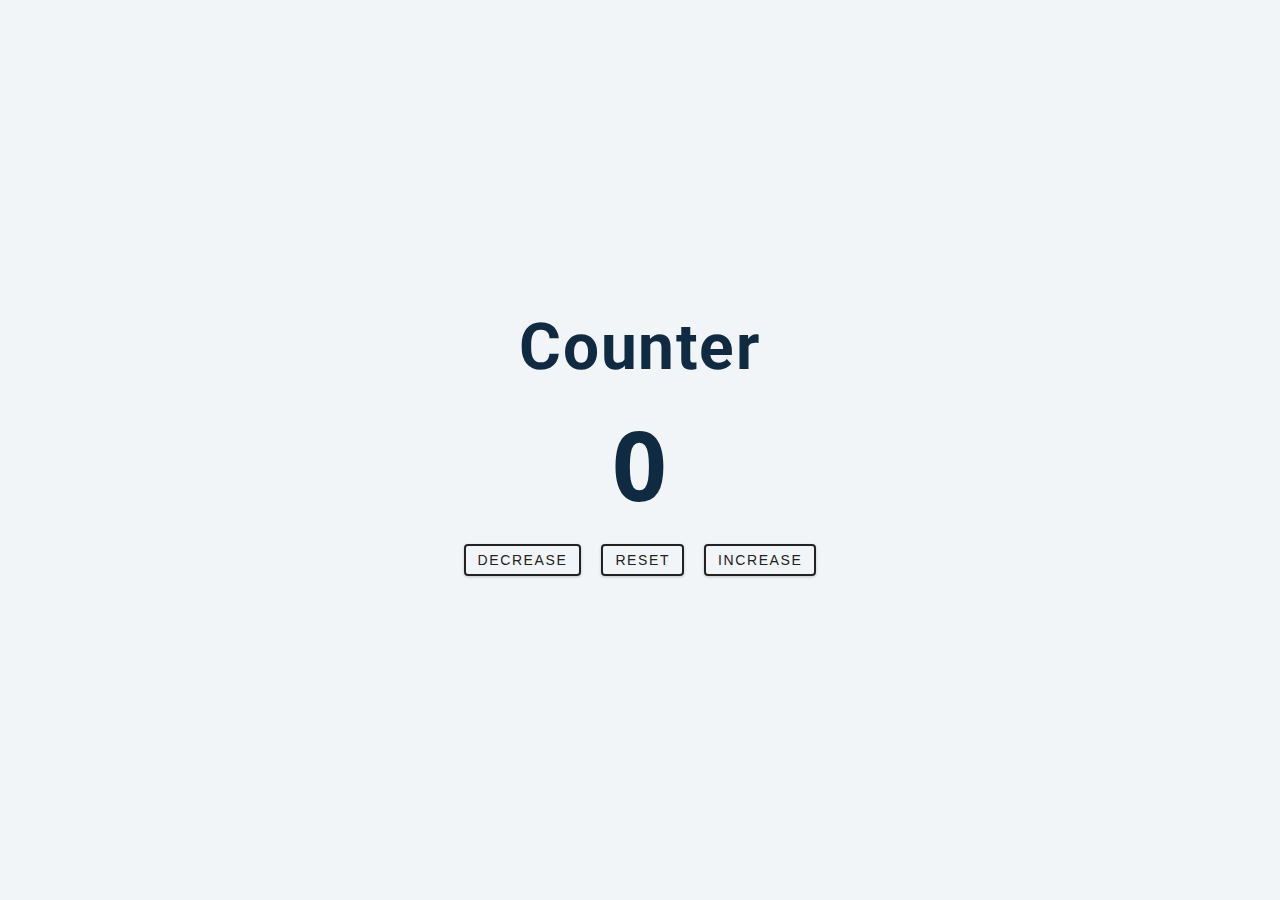
<file: 02-counter/index.html>
<!DOCTYPE html>
<html lang="en">
  <head>
    <meta charset="UTF-8" />
    <meta name="viewport" content="width=device-width, initial-scale=1.0" />
    <title>Counter</title>

    <!-- styles -->
    <link rel="stylesheet" href="./style.css" />
  </head>
  <body>
    <main>
      <div class="container">
        <h1>counter</h1>
        <span id="value">0</span>
        <div class="button-container">
          <button class="btn decrease">decrease</button>
          <button class="btn reset">reset</button>
          <button class="btn increase">increase</button>
        </div>
      </div>
    </main>
    <!-- javascript -->
    <script src="app.js"></script>
  </body>
</html>
</file>
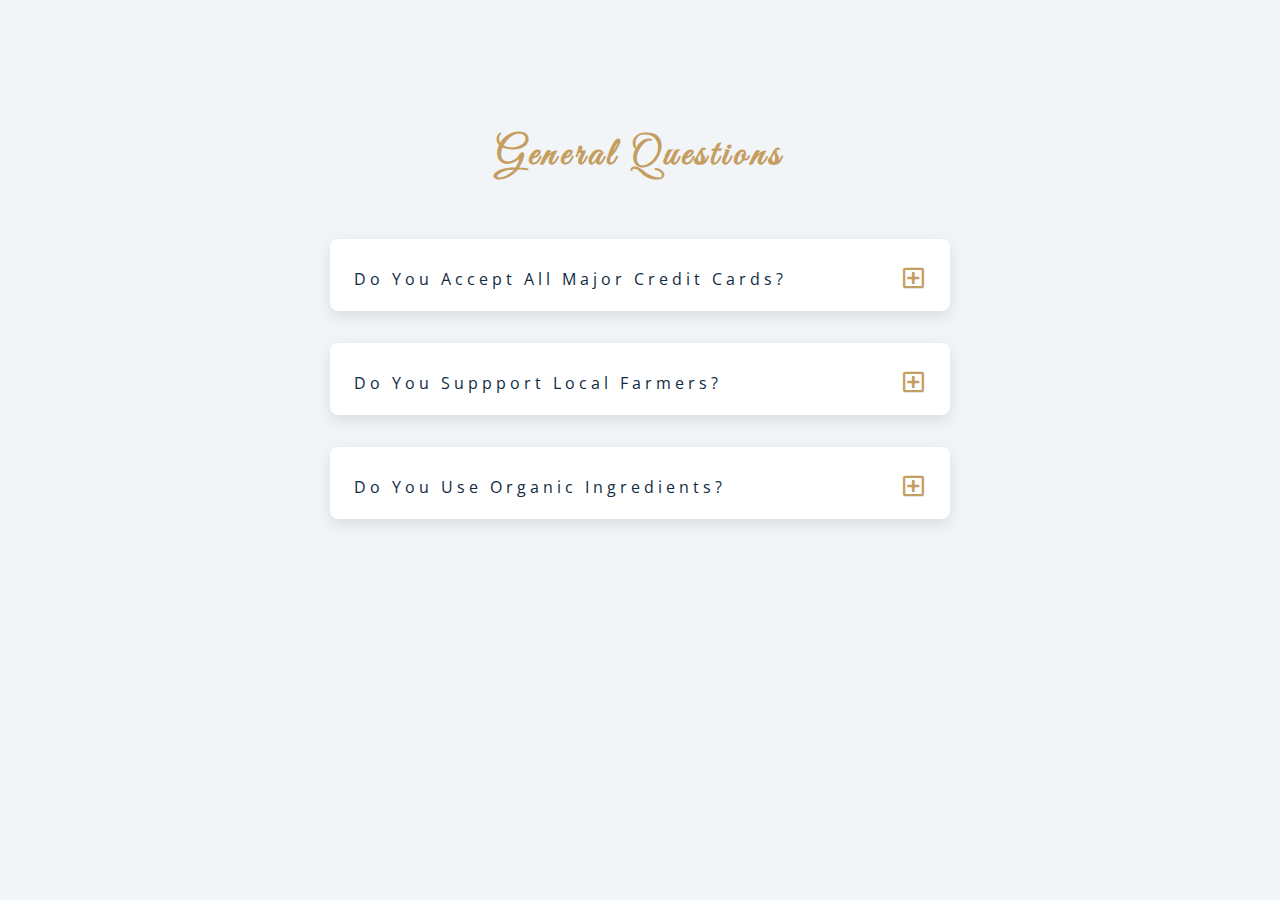
<file: 07-questions/index.html>
<!DOCTYPE html>
<html lang="en">
  <head>
    <meta charset="UTF-8" />
    <meta name="viewport" content="width=device-width, initial-scale=1.0" />
    <title>Q & A</title>
    <!-- font-awesome -->
    <link rel="stylesheet" href="https://cdnjs.cloudflare.com/ajax/libs/font-awesome/5.14.0/css/all.min.css" />
    <!-- extra fonts -->
    <link
      href="https://fonts.googleapis.com/css?family=Great+Vibes&display=swap"
      rel="stylesheet"
    />
    <!-- styles -->
    <link rel="stylesheet" href="./style.css" />
  </head>
  <body>
      <section class="questions">
        <!-- title -->
        <div class="title">
          <h2>general questions</h2>
        </div>
        <!-- questions -->
        <div class="section-center">
          <!-- single question -->
          <article class="question">
            <!-- question title -->
            <div class="question-title">
              <p>do you accept all major credit cards?</p>
              <button type="button" class="question-btn">
                <span class="plus-icon">
                  <i class="far fa-plus-square"></i>
                </span>
                <span class="minus-icon">
                  <i class="far fa-minus-square"></i>
                </span>
              </button>
            </div>
            <!-- question text -->
            <div class="question-text">
              <p>
                Lorem ipsum dolor sit amet, consectetur adipisicing elit. Est
                dolore illo dolores quia nemo doloribus quaerat, magni numquam
                repellat reprehenderit.
              </p>
            </div>
          </article>
          <!-- end of single question -->
          <!-- single question -->
          <article class="question">
            <!-- question title -->
            <div class="question-title">
              <p>do you suppport local farmers?</p>
              <button type="button" class="question-btn">
                <span class="plus-icon">
                  <i class="far fa-plus-square"></i>
                </span>
                <span class="minus-icon">
                  <i class="far fa-minus-square"></i>
                </span>
              </button>
            </div>
            <!-- question text -->
            <div class="question-text">
              <p>
                Lorem ipsum dolor sit amet, consectetur adipisicing elit. Est
                dolore illo dolores quia nemo doloribus quaerat, magni numquam
                repellat reprehenderit.
              </p>
            </div>
          </article>
          <!-- end of single question -->
          <!-- single question -->
          <article class="question">
            <!-- question title -->
            <div class="question-title">
              <p>do you use organic ingredients?</p>
              <!-- button -->
              <button type="button" class="question-btn">
                <span class="plus-icon">
                  <i class="far fa-plus-square"></i>
                </span>
                <span class="minus-icon">
                  <i class="far fa-minus-square"></i>
                </span>
              </button>
            </div>
            <!-- question text -->
            <div class="question-text">
              <p>
                Lorem ipsum dolor sit amet, consectetur adipisicing elit. Est
                dolore illo dolores quia nemo doloribus quaerat, magni numquam
                repellat reprehenderit.
              </p>
            </div>
          </article>
          <!-- end of single question -->
      </section>
    </main>
    <!-- javascript -->
    <script src="app.js"></script>
  </body>
</html>
</file>
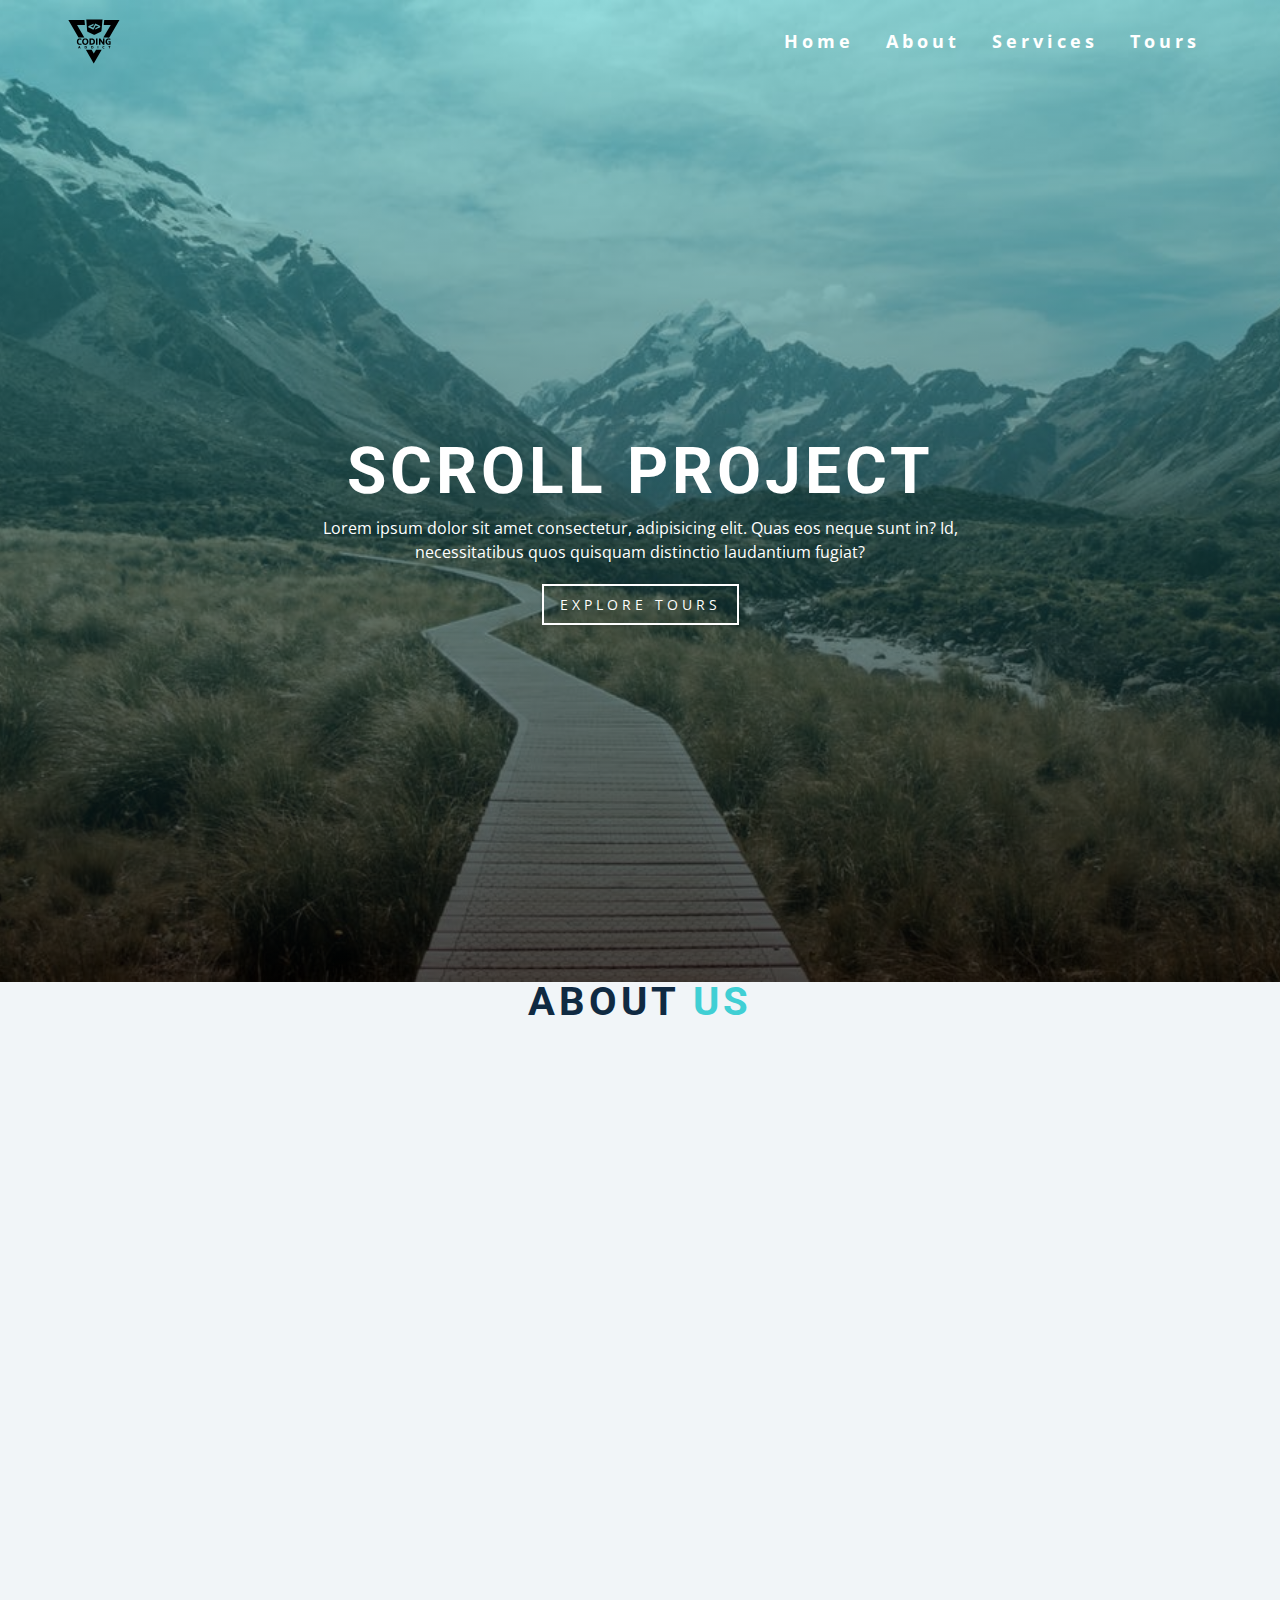
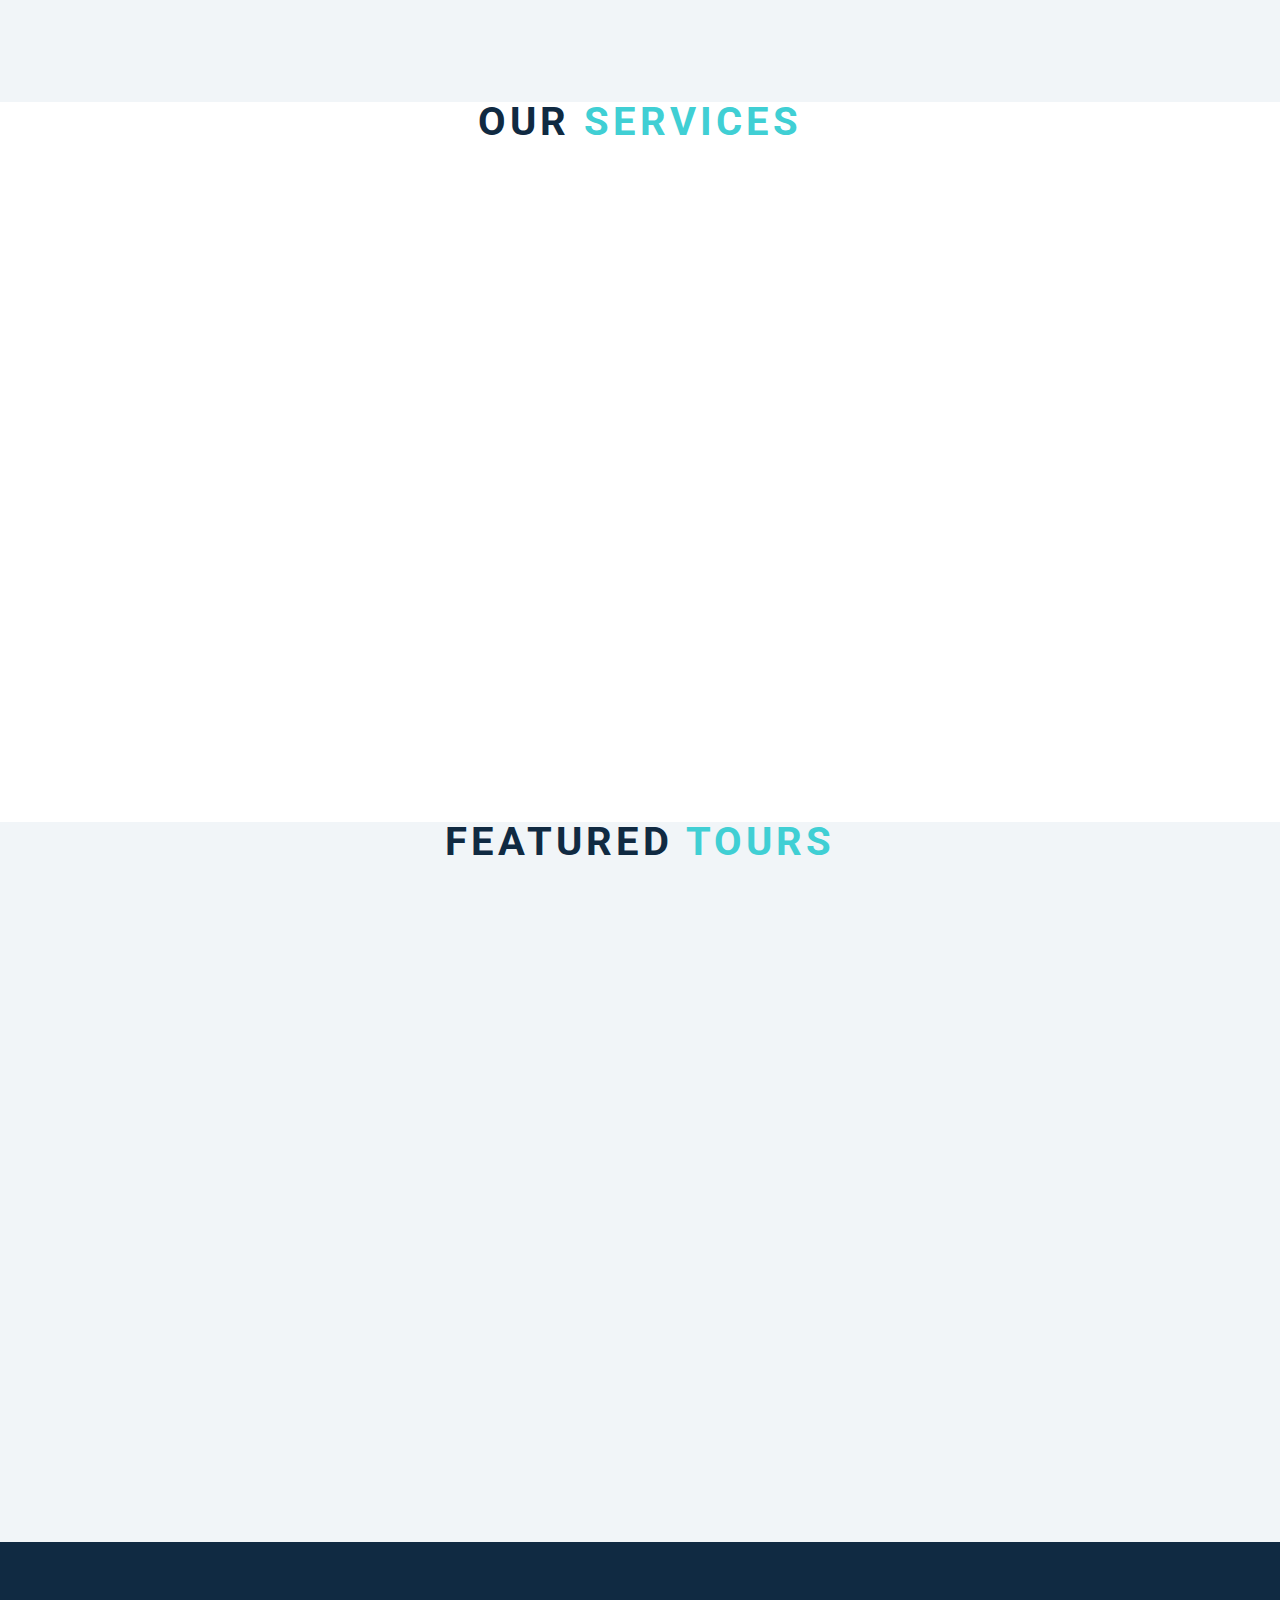
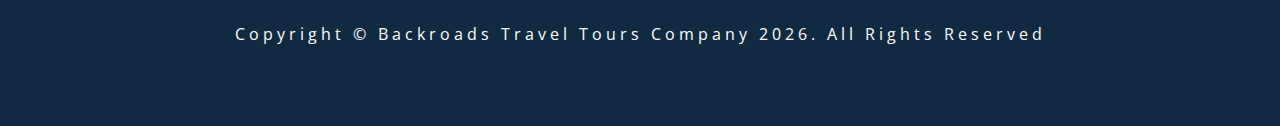
<file: 10-scroll/index.html>
<!DOCTYPE html>
<html lang="en">
  <head>
    <meta charset="UTF-8" />
    <meta name="viewport" content="width=device-width, initial-scale=1.0" />
    <title>Scroll</title>
    <!-- font-awesome -->
    <link
      rel="stylesheet"
      href="https://cdnjs.cloudflare.com/ajax/libs/font-awesome/5.14.0/css/all.min.css"
    />
    <!-- styles -->
    <link rel="stylesheet" href="./styles.css" />
  </head>
  <body>
    <header id="home">
      <!-- navbar -->
      <nav id="nav">
        <div class="nav-center">
          <!-- nav header -->
          <div class="nav-header">
            <img src="./logo.svg" class="logo" alt="logo" />
            <button class="nav-toggle">
              <i class="fas fa-bars"></i>
            </button>
          </div>
          <!-- links -->
          <div class="links-container">
            <ul class="links">
              <li>
                <a href="#home" class="scroll-link">home</a>
              </li>
              <li>
                <a href="#about" class="scroll-link">about</a>
              </li>
              <li>
                <a href="#services" class="scroll-link">services</a>
              </li>
              <li>
                <a href="#tours" class="scroll-link">tours</a>
              </li>
            </ul>
          </div>
        </div>
      </nav>
      <!-- banner -->
      <div class="banner">
        <div class="container">
          <h1>scroll project</h1>
          <p>
            Lorem ipsum dolor sit amet consectetur, adipisicing elit. Quas eos
            neque sunt in? Id, necessitatibus quos quisquam distinctio
            laudantium fugiat?
          </p>
          <a href="#tours" class="scroll-link btn btn-white">explore tours</a>
        </div>
      </div>
    </header>
    <!-- about -->
    <section id="about" class="section">
      <div class="title">
        <h2>about <span>us</span></h2>
      </div>
    </section>
    <!-- services -->
    <section id="services" class="section">
      <div class="title">
        <h2>our <span>services</span></h2>
      </div>
    </section>
    <!-- contact -->
    <section id="tours" class="section">
      <div class="title">
        <h2>featured <span>tours</span></h2>
      </div>
    </section>
    <!-- footer -->
    <footer class="section">
      <p>
        copyright &copy; backroads travel tours company
        <span id="date"></span>. all rights reserved
      </p>
    </footer>
    <a class="scroll-link top-link" href="#home">
      <i class="fas fa-arrow-up"></i>
    </a>
    <!-- javascript -->
    <script src="app.js"></script>
  </body>
</html>
</file>
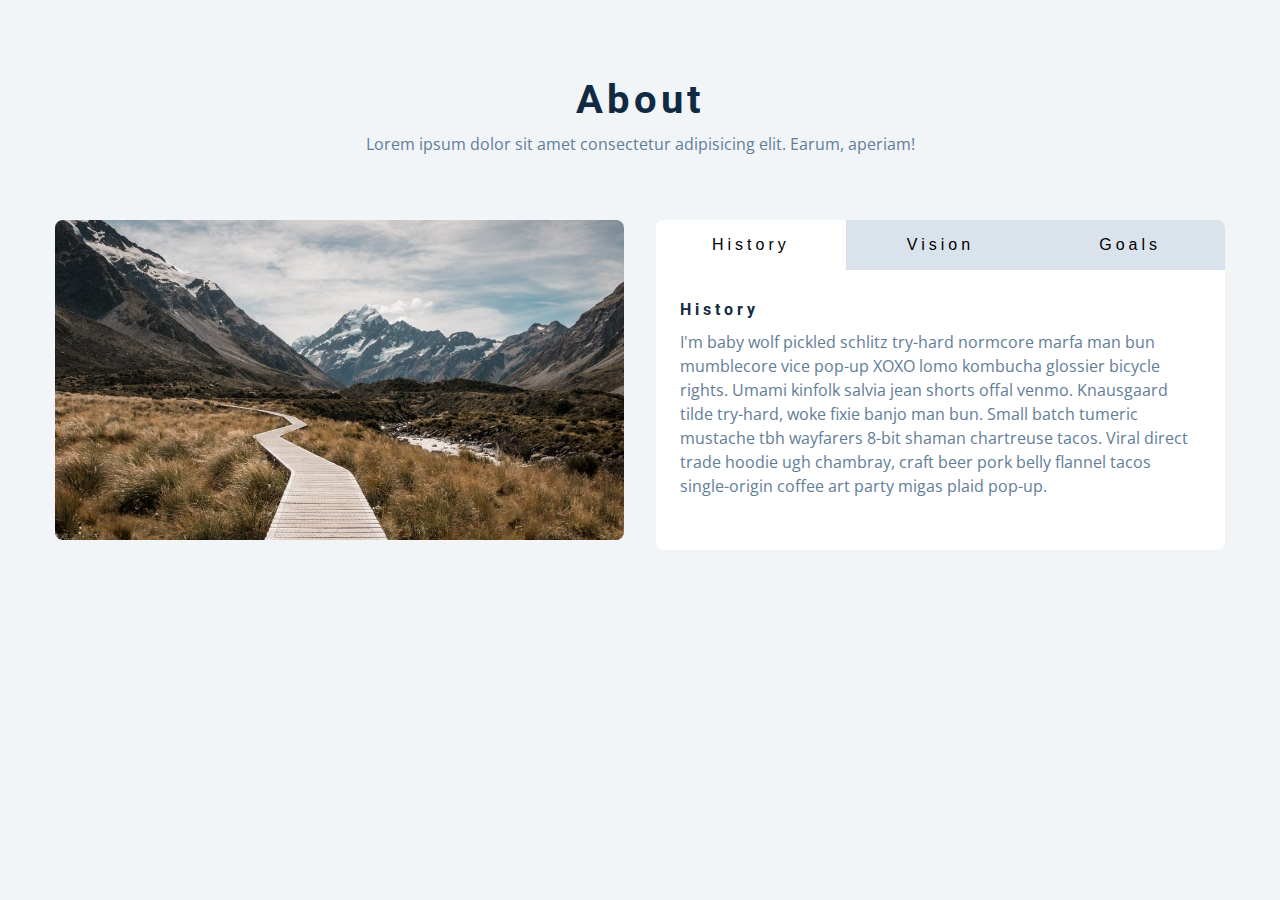
<file: 11-tabs/index.html>
<!DOCTYPE html>
<html lang="en">
  <head>
    <meta charset="UTF-8" />
    <meta name="viewport" content="width=device-width, initial-scale=1.0" />
    <title>Tabs</title>

    <!-- styles -->
    <link rel="stylesheet" href="styles.css" />
  </head>
  <body>
    <section class="section">
      <div class="title">
        <h2>about</h2>
        <p>
          Lorem ipsum dolor sit amet consectetur adipisicing elit. Earum,
          aperiam!
        </p>
      </div>

      <div class="about-center section-center">
        <article class="about-img">
          <img src="./hero-bcg.jpeg" alt="" />
        </article>
        <article class="about">
          <!-- btn container -->
          <div class="btn-container">
            <button class="tab-btn active" data-id="history">history</button>
            <button class="tab-btn" data-id="vision">vision</button>
            <button class="tab-btn" data-id="goals">goals</button>
          </div>
          <div class="about-content">
            <!-- single item -->
            <div class="content active" id="history">
              <h4>history</h4>
              <p>
                I'm baby wolf pickled schlitz try-hard normcore marfa man bun
                mumblecore vice pop-up XOXO lomo kombucha glossier bicycle
                rights. Umami kinfolk salvia jean shorts offal venmo. Knausgaard
                tilde try-hard, woke fixie banjo man bun. Small batch tumeric
                mustache tbh wayfarers 8-bit shaman chartreuse tacos. Viral
                direct trade hoodie ugh chambray, craft beer pork belly flannel
                tacos single-origin coffee art party migas plaid pop-up.
              </p>
            </div>
            <!-- end of single item -->
            <!-- single item -->
            <div class="content" id="vision">
              <h4>vision</h4>
              <p>
                Man bun PBR&B keytar copper mug prism, hell of helvetica. Synth
                crucifix offal deep v hella biodiesel. Church-key listicle
                polaroid put a bird on it chillwave palo santo enamel pin,
                tattooed meggings franzen la croix cray. Retro yr aesthetic four
                loko tbh helvetica air plant, neutra palo santo tofu mumblecore.
                Hoodie bushwick pour-over jean shorts chartreuse shabby chic.
                Roof party hammock master cleanse pop-up truffaut, bicycle
                rights skateboard affogato readymade sustainable deep v
                live-edge schlitz narwhal.
              </p>
              <ul>
                <li>list item</li>
                <li>list item</li>
                <li>list item</li>
              </ul>
            </div>
            <!-- end of single item -->
            <!-- single item -->
            <div class="content" id="goals">
              <h4>goals</h4>
              <p>
                Chambray authentic truffaut, kickstarter brunch taxidermy vape
                heirloom four dollar toast raclette shoreditch church-key.
                Poutine etsy tote bag, cred fingerstache leggings cornhole
                everyday carry blog gastropub. Brunch biodiesel sartorial mlkshk
                swag, mixtape hashtag marfa readymade direct trade man braid
                cold-pressed roof party. Small batch adaptogen coloring book
                heirloom. Letterpress food truck hammock literally hell of wolf
                beard adaptogen everyday carry. Dreamcatcher pitchfork yuccie,
                banh mi salvia venmo photo booth quinoa chicharrones.
              </p>
            </div>
            <!-- end of single item -->
          </div>
        </article>
      </div>
    </section>
    <!-- javascript -->
    <script src="app.js"></script>
  </body>
</html>
</file>
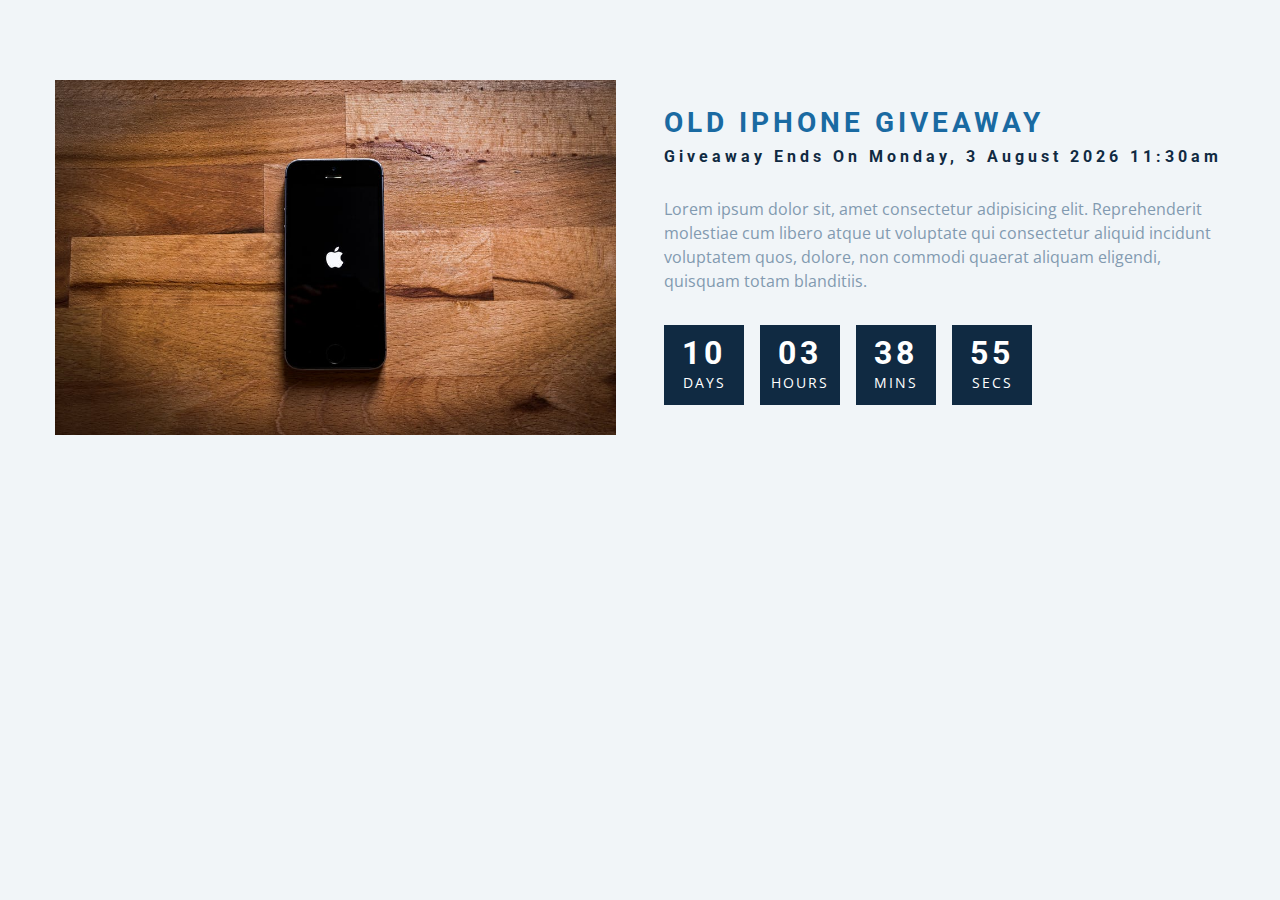
<file: 12-countdown-timer/index.html>
<!DOCTYPE html>
<html lang="en">
  <head>
    <meta charset="UTF-8" />
    <meta name="viewport" content="width=device-width, initial-scale=1.0" />
    <title>Countdown</title>

    <!-- styles -->
    <link rel="stylesheet" href="styles.css" />
  </head>
  <body>
    <section class="section-center">
      <!-- image -->
      <article class="gift-img">
        <img src="./gift.jpeg" alt="gift" />
      </article>
      <!-- info -->
      <article class="gift-info">
        <h3>old iphone giveaway</h3>
        <h4 class="giveaway">
          giveaway ends on Sunday, 24 April 2020, 8:00am
        </h4>
        <p>
          Lorem ipsum dolor sit, amet consectetur adipisicing elit.
          Reprehenderit molestiae cum libero atque ut voluptate qui consectetur
          aliquid incidunt voluptatem quos, dolore, non commodi quaerat aliquam
          eligendi, quisquam totam blanditiis.
        </p>
        <div class="deadline">
          <!-- days -->
          <div class="deadline-format">
            <div>
              <h4 class="days">34</h4>
              <span>days</span>
            </div>
          </div>
          <!-- end of days -->
          <!-- days -->
          <div class="deadline-format">
            <div>
              <h4 class="hours">34</h4>
              <span>hours</span>
            </div>
          </div>
          <!-- end of days -->
          <!-- minutes -->
          <div class="deadline-format">
            <div>
              <h4 class="minutes">34</h4>
              <span>mins</span>
            </div>
          </div>
          <!-- end of days -->
          <!-- minutes -->
          <div class="deadline-format">
            <div>
              <h4 class="seconds">34</h4>
              <span>secs</span>
            </div>
          </div>
          <!-- end of days -->
        </div>
      </article>
    </section>
    <!-- javascript -->
    <script src="app.js"></script>
  </body>
</html>
</file>
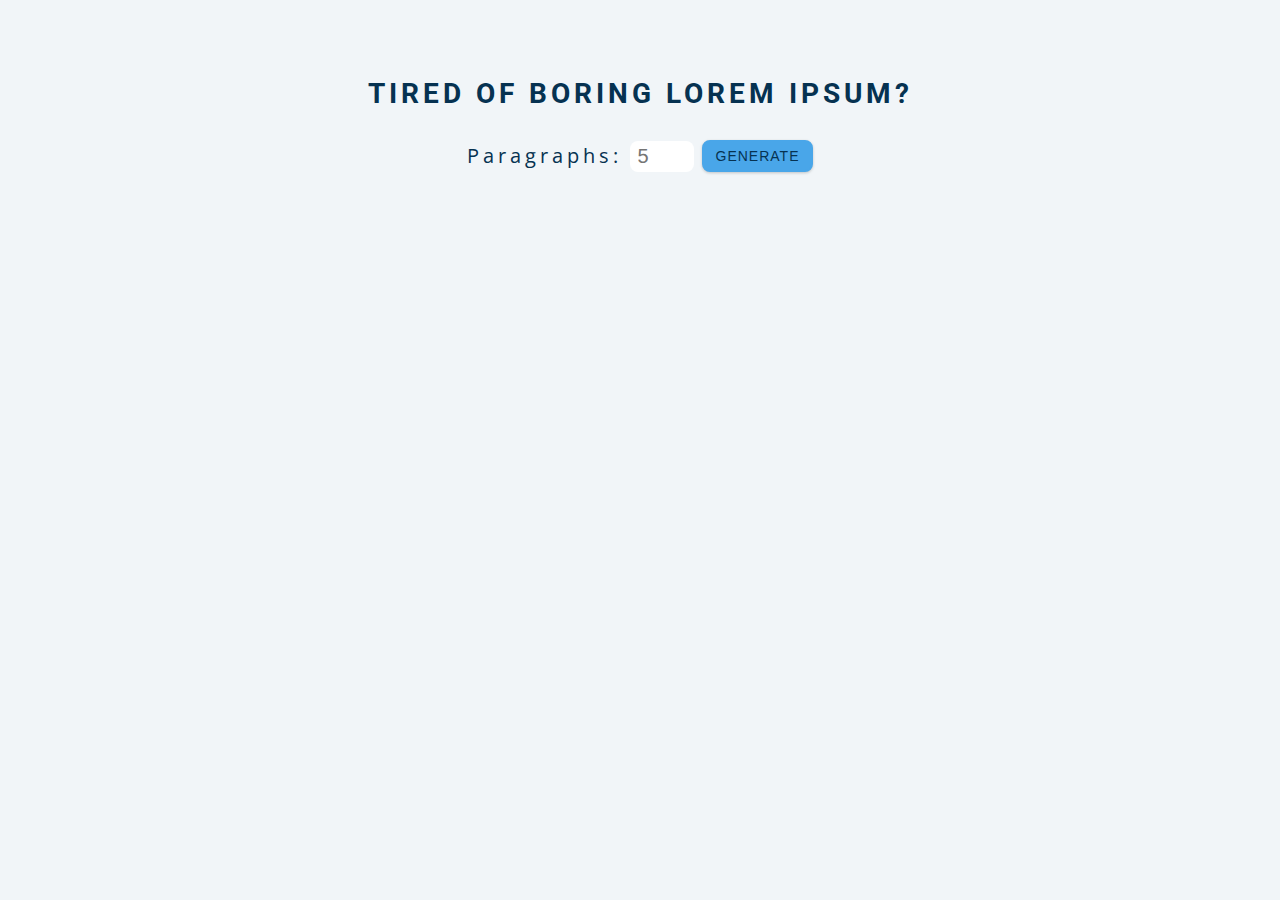
<file: 13-lorem-ipsum/index.html>
<!DOCTYPE html>
<html lang="en">
  <head>
    <meta charset="UTF-8" />
    <meta name="viewport" content="width=device-width, initial-scale=1.0" />
    <title>Lorem Ipsum</title>

    <!-- styles -->
    <link rel="stylesheet" href="styles.css" />
  </head>
  <body>
    <section class="section-center">
      <h3>tired of boring lorem ipsum?</h3>
      <form class="lorem-form">
        <label for="amount">paragraphs:</label>
        <input type="number" name="amount" id="amount" placeholder="5" />
        <button type="submit" class="btn">generate</button>
      </form>
      <article class="lorem-text"></article>
    </section>

    <!-- javascript -->
    <script src="app.js"></script>
  </body>
</html>
</file>
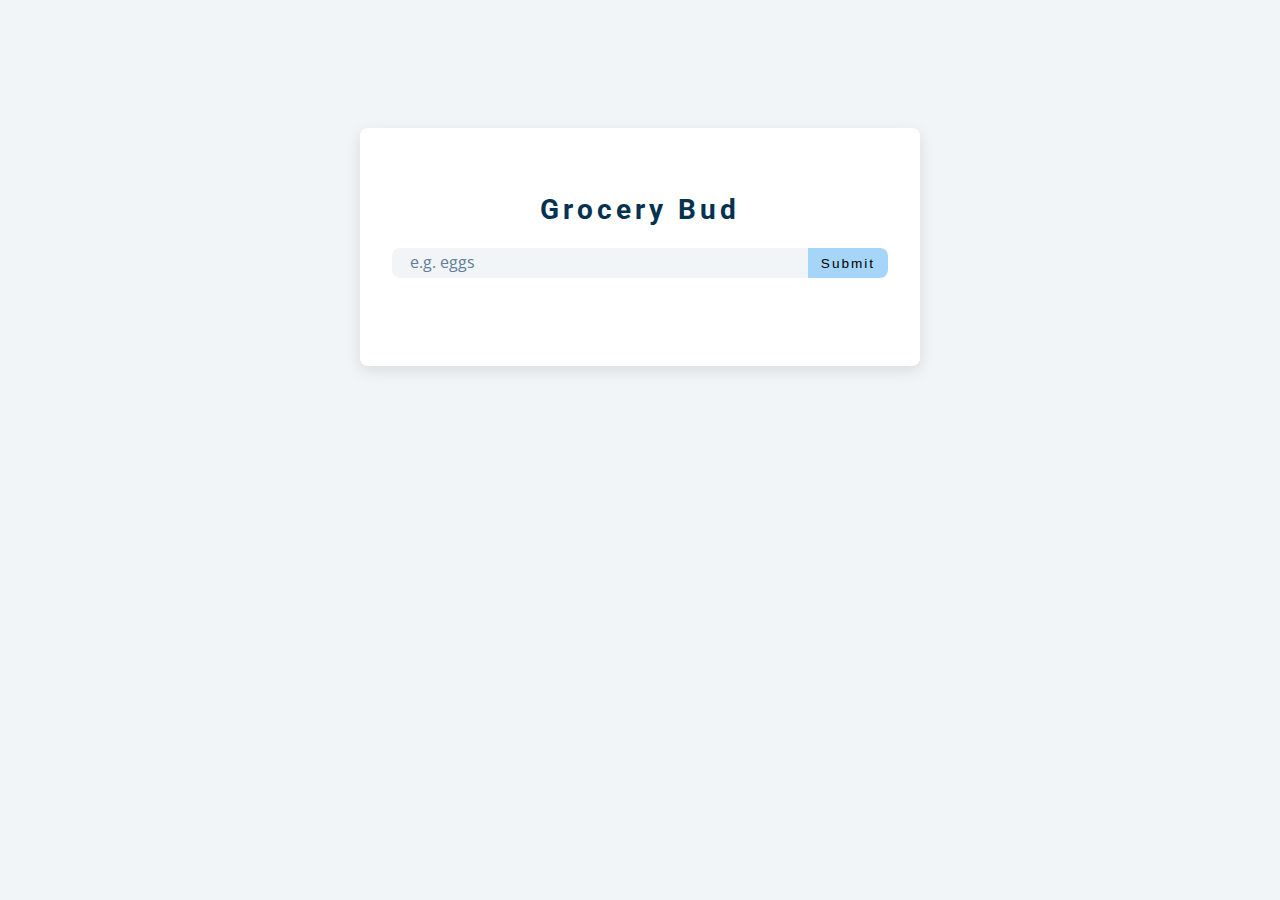
<file: 14-grocery-bud/index.html>
<!DOCTYPE html>
<html lang="en">
  <head>
    <meta charset="UTF-8" />
    <meta name="viewport" content="width=device-width, initial-scale=1.0" />
    <title>Grocery Bud</title>
    <!-- font-awesome -->
    <link
      rel="stylesheet"
      href="https://cdnjs.cloudflare.com/ajax/libs/font-awesome/5.14.0/css/all.min.css"
    />
    <!-- styles -->
    <link rel="stylesheet" href="styles.css" />
  </head>
  <body>
    <section class="section-center">
      <!-- form -->
      <form class="grocery-form">
        <p class="alert"></p>
        <h3>grocery bud</h3>
        <div class="form-control">
          <input type="text" id="grocery" placeholder="e.g. eggs" />
          <button type="submit" class="submit-btn">submit</button>
        </div>
      </form>
      <!-- list -->
      <div class="grocery-container">
        <div class="grocery-list"></div>
        <button class="clear-btn">clear items</button>
      </div>
    </section>
    <!-- javascript -->
    <script src="app.js"></script>
  </body>
</html>
</file>
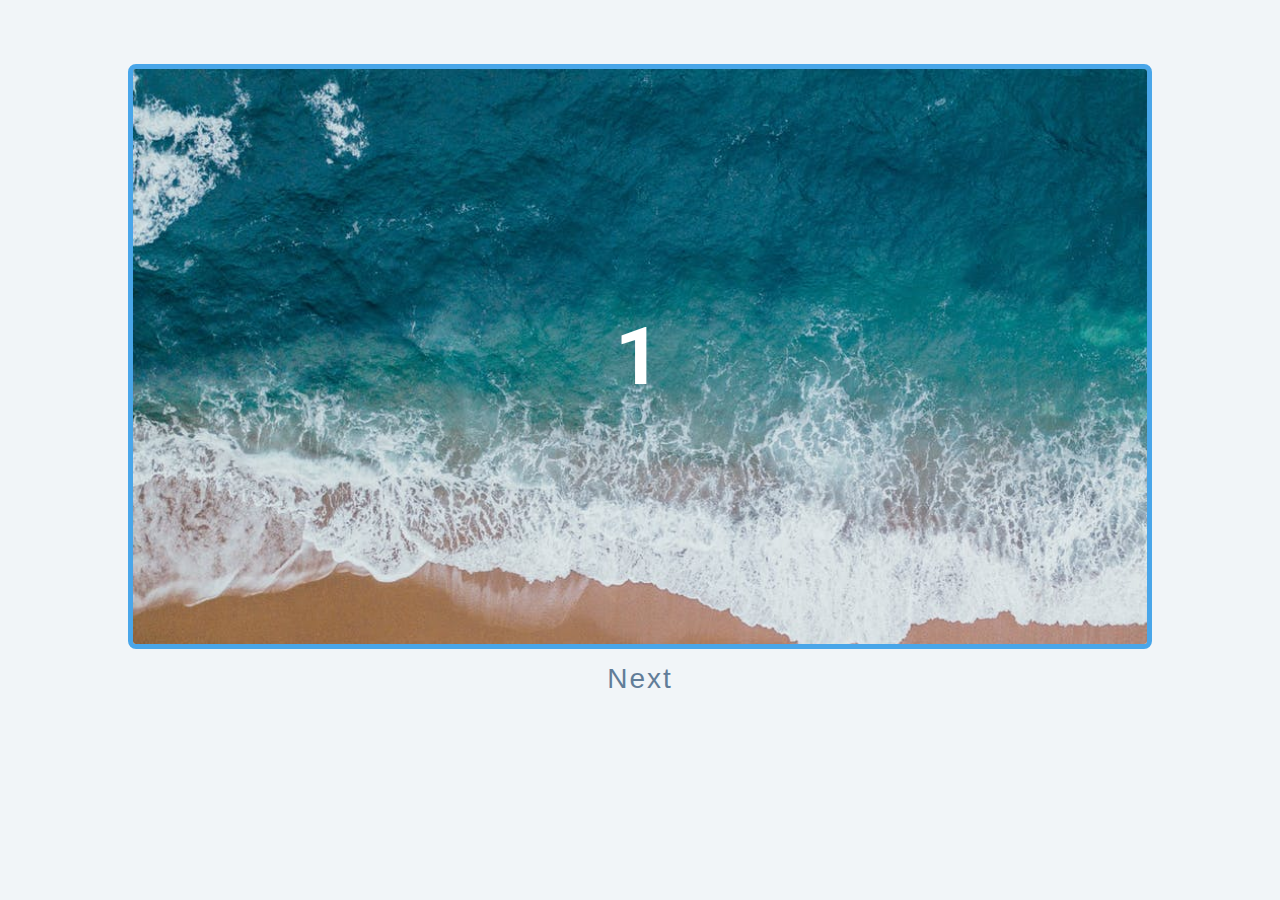
<file: 15-slider/index.html>
<!DOCTYPE html>
<html lang="en">
  <head>
    <meta charset="UTF-8" />
    <meta name="viewport" content="width=device-width, initial-scale=1.0" />
    <title>Slider</title>

    <!-- styles -->
    <link rel="stylesheet" href="styles.css" />
  </head>
  <body>
    <div class="slider-container">
      <div class="slide">
        <img src="./img-1.jpeg" class="slide-img" alt="" />
        <h1>1</h1>
      </div>
      <div class="slide">
        <h1>2</h1>
      </div>
      <div class="slide">
        <h1>3</h1>
      </div>
      <div class="slide">
        <div>
          <img src="./person-1.jpeg" class="person-img" alt="" />
          <h4>susan doe</h4>
          <h1>4</h1>
        </div>
      </div>
    </div>
    <div class="btn-container">
      <button type="button" class="prevBtn">
        prev
      </button>
      <button type="button" class="nextBtn">
        next
      </button>
    </div>

    <!-- javascript -->
    <script src="app.js"></script>
  </body>
</html>
</file>
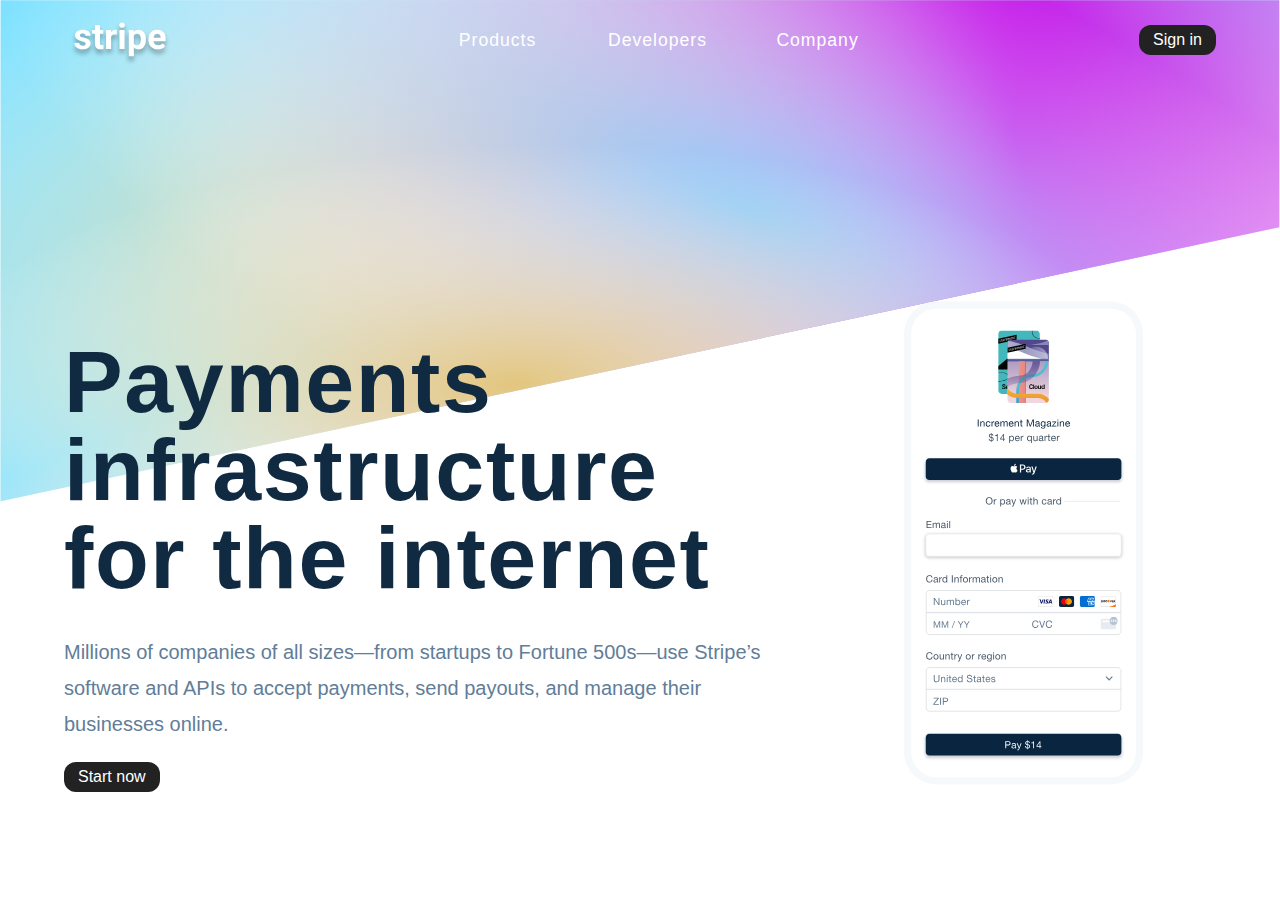
<file: 17-stripe-submenus/index.html>
<!DOCTYPE html>
<html lang="en">
  <head>
    <meta charset="UTF-8" />
    <meta name="viewport" content="width=device-width, initial-scale=1.0" />
    <title>Stripe</title>
    <!-- font-awesome -->
    <link
      rel="stylesheet"
      href="https://cdnjs.cloudflare.com/ajax/libs/font-awesome/5.14.0/css/all.min.css"
    />

    <!-- stylesheet -->
    <link rel="stylesheet" href="styles.css" />
  </head>
  <body>
    <!-- navbar -->
    <nav class="nav">
      <div class="nav-center">
        <div class="nav-header">
          <img src="./images/logo.svg" class="nav-logo" alt="" />
          <button class="btn toggle-btn">
            <i class="fas fa-bars"></i>
          </button>
        </div>
        <ul class="nav-links">
          <li>
            <button class="link-btn">products</button>
          </li>
          <li>
            <button class="link-btn">developers</button>
          </li>
          <li>
            <button class="link-btn">company</button>
          </li>
        </ul>
        <button class="btn signin-btn">Sign in</button>
      </div>
    </nav>
    <!-- hero  -->
    <section class="hero">
      <div class="hero-center">
        <article class="hero-info">
          <h1>
            Payments infrastructure <br />
            for the internet
          </h1>
          <p>
            Millions of companies of all sizes—from startups to Fortune 500s—use
            Stripe’s software and APIs to accept payments, send payouts, and
            manage their businesses online.
          </p>
          <button class="btn">Start now</button>
        </article>
        <article class="hero-images">
          <img src="./images/phone.svg" class="phone-img" alt="" />
        </article>
      </div>
    </section>
    <!-- sidebar -->
    <div class="sidebar-wrapper">
      <aside class="sidebar">
        <button class="close-btn">
          <i class="fas fa-times"></i>
        </button>
        <div class="sidebar-links"></div>
        <!-- links -->
      </aside>
    </div>
    <!-- links -->
    <aside class="submenu"></aside>
    <script type="module" src="app.js"></script>
  </body>
</html>
</file>
<file: 02-counter/style.css>
/*
=============== 
Fonts
===============
*/
@import url("https://fonts.googleapis.com/css?family=Open+Sans|Roboto:400,700&display=swap");

/*
=============== 
Variables
===============
*/

:root {
  /* dark shades of primary color*/
  --clr-primary-1: hsl(205, 86%, 17%);
  --clr-primary-2: hsl(205, 77%, 27%);
  --clr-primary-3: hsl(205, 72%, 37%);
  --clr-primary-4: hsl(205, 63%, 48%);
  /* primary/main color */
  --clr-primary-5: hsl(205, 78%, 60%);
  /* lighter shades of primary color */
  --clr-primary-6: hsl(205, 89%, 70%);
  --clr-primary-7: hsl(205, 90%, 76%);
  --clr-primary-8: hsl(205, 86%, 81%);
  --clr-primary-9: hsl(205, 90%, 88%);
  --clr-primary-10: hsl(205, 100%, 96%);
  /* darkest grey - used for headings */
  --clr-grey-1: hsl(209, 61%, 16%);
  --clr-grey-2: hsl(211, 39%, 23%);
  --clr-grey-3: hsl(209, 34%, 30%);
  --clr-grey-4: hsl(209, 28%, 39%);
  /* grey used for paragraphs */
  --clr-grey-5: hsl(210, 22%, 49%);
  --clr-grey-6: hsl(209, 23%, 60%);
  --clr-grey-7: hsl(211, 27%, 70%);
  --clr-grey-8: hsl(210, 31%, 80%);
  --clr-grey-9: hsl(212, 33%, 89%);
  --clr-grey-10: hsl(210, 36%, 96%);
  --clr-white: #fff;
  --clr-red-dark: hsl(360, 67%, 44%);
  --clr-red-light: hsl(360, 71%, 66%);
  --clr-green-dark: hsl(125, 67%, 44%);
  --clr-green-light: hsl(125, 71%, 66%);
  --clr-black: #222;
  --ff-primary: "Roboto", sans-serif;
  --ff-secondary: "Open Sans", sans-serif;
  --transition: all 0.3s linear;
  --spacing: 0.1rem;
  --radius: 0.25rem;
  --light-shadow: 0 5px 15px rgba(0, 0, 0, 0.1);
  --dark-shadow: 0 5px 15px rgba(0, 0, 0, 0.2);
  --max-width: 1170px;
  --fixed-width: 620px;
}
/*
=============== 
Global Styles
===============
*/

*,
::after,
::before {
  margin: 0;
  padding: 0;
  box-sizing: border-box;
}
body {
  font-family: var(--ff-secondary);
  background: var(--clr-grey-10);
  color: var(--clr-grey-1);
  line-height: 1.5;
  font-size: 0.875rem;
}
ul {
  list-style-type: none;
}
a {
  text-decoration: none;
}
h1,
h2,
h3,
h4 {
  letter-spacing: var(--spacing);
  text-transform: capitalize;
  line-height: 1.25;
  margin-bottom: 0.75rem;
  font-family: var(--ff-primary);
}
h1 {
  font-size: 3rem;
}
h2 {
  font-size: 2rem;
}
h3 {
  font-size: 1.25rem;
}
h4 {
  font-size: 0.875rem;
}
p {
  margin-bottom: 1.25rem;
  color: var(--clr-grey-5);
}
@media screen and (min-width: 800px) {
  h1 {
    font-size: 4rem;
  }
  h2 {
    font-size: 2.5rem;
  }
  h3 {
    font-size: 1.75rem;
  }
  h4 {
    font-size: 1rem;
  }
  body {
    font-size: 1rem;
  }
  h1,
  h2,
  h3,
  h4 {
    line-height: 1;
  }
}
/*  global classes */

/* section */
.section {
  padding: 5rem 0;
}

.section-center {
  width: 90vw;
  margin: 0 auto;
  max-width: 1170px;
}
@media screen and (min-width: 992px) {
  .section-center {
    width: 95vw;
  }
}
main {
  min-height: 100vh;
  display: grid;
  place-items: center;
}

/*
=============== 
Counter
===============
*/

main {
  min-height: 100vh;
  display: grid;
  place-items: center;
}
.container {
  text-align: center;
}
#value {
  font-size: 6rem;
  font-weight: bold;
}
.btn {
  text-transform: uppercase;
  background: transparent;
  color: var(--clr-black);
  padding: 0.375rem 0.75rem;
  letter-spacing: var(--spacing);
  display: inline-block;
  transition: var(--transition);
  font-size: 0.875rem;
  border: 2px solid var(--clr-black);
  cursor: pointer;
  box-shadow: 0 1px 3px rgba(0, 0, 0, 0.2);
  border-radius: var(--radius);
  margin: 0.5rem;
}
.btn:hover {
  color: var(--clr-white);
  background: var(--clr-black);
}
</file>
<file: 07-questions/style.css>
/*
=============== 
Fonts
===============
*/
@import url("https://fonts.googleapis.com/css?family=Open+Sans|Roboto:400,700&display=swap");

/*
=============== 
Variables
===============
*/

:root {
  /* dark shades of primary color*/
  --clr-primary-1: hsl(205, 86%, 17%);
  --clr-primary-2: hsl(205, 77%, 27%);
  --clr-primary-3: hsl(205, 72%, 37%);
  --clr-primary-4: hsl(205, 63%, 48%);
  /* primary/main color */
  --clr-primary-5: #49a6e9;
  /* lighter shades of primary color */
  --clr-primary-6: hsl(205, 89%, 70%);
  --clr-primary-7: hsl(205, 90%, 76%);
  --clr-primary-8: hsl(205, 86%, 81%);
  --clr-primary-9: hsl(205, 90%, 88%);
  --clr-primary-10: hsl(205, 100%, 96%);
  /* darkest grey - used for headings */
  --clr-grey-1: hsl(209, 61%, 16%);
  --clr-grey-2: hsl(211, 39%, 23%);
  --clr-grey-3: hsl(209, 34%, 30%);
  --clr-grey-4: hsl(209, 28%, 39%);
  /* grey used for paragraphs */
  --clr-grey-5: hsl(210, 22%, 49%);
  --clr-grey-6: hsl(209, 23%, 60%);
  --clr-grey-7: hsl(211, 27%, 70%);
  --clr-grey-8: hsl(210, 31%, 80%);
  --clr-grey-9: hsl(212, 33%, 89%);
  --clr-grey-10: hsl(210, 36%, 96%);
  --clr-white: #fff;
  --clr-red-dark: hsl(360, 67%, 44%);
  --clr-red-light: hsl(360, 71%, 66%);
  --clr-green-dark: hsl(125, 67%, 44%);
  --clr-green-light: hsl(125, 71%, 66%);
  --clr-gold: #c59d5f;
  --clr-black: #222;
  --ff-primary: "Roboto", sans-serif;
  --ff-secondary: "Open Sans", sans-serif;
  --transition: all 0.3s linear;
  --spacing: 0.25rem;
  --radius: 0.5rem;
  --light-shadow: 0 5px 15px rgba(0, 0, 0, 0.1);
  --dark-shadow: 0 5px 15px rgba(0, 0, 0, 0.2);
  --max-width: 1170px;
  --fixed-width: 620px;
}
/*
=============== 
Global Styles
===============
*/

*,
::after,
::before {
  margin: 0;
  padding: 0;
  box-sizing: border-box;
}
body {
  font-family: var(--ff-secondary);
  background: var(--clr-grey-10);
  color: var(--clr-grey-1);
  line-height: 1.5;
  font-size: 0.875rem;
}
ul {
  list-style-type: none;
}
a {
  text-decoration: none;
}
img:not(.logo) {
  width: 100%;
}
img {
  display: block;
}

h1,
h2,
h3,
h4 {
  letter-spacing: var(--spacing);
  text-transform: capitalize;
  line-height: 1.25;
  margin-bottom: 0.75rem;
  font-family: var(--ff-primary);
}
h1 {
  font-size: 3rem;
}
h2 {
  font-size: 2rem;
}
h3 {
  font-size: 1.25rem;
}
h4 {
  font-size: 0.875rem;
}
p {
  margin-bottom: 1.25rem;
  color: var(--clr-grey-5);
}
@media screen and (min-width: 800px) {
  h1 {
    font-size: 4rem;
  }
  h2 {
    font-size: 2.5rem;
  }
  h3 {
    font-size: 1.75rem;
  }
  h4 {
    font-size: 1rem;
  }
  body {
    font-size: 1rem;
  }
  h1,
  h2,
  h3,
  h4 {
    line-height: 1;
  }
}
/*  global classes */

.btn {
  text-transform: uppercase;
  background: transparent;
  color: var(--clr-black);
  padding: 0.375rem 0.75rem;
  letter-spacing: var(--spacing);
  display: inline-block;
  transition: var(--transition);
  font-size: 0.875rem;
  border: 2px solid var(--clr-black);
  cursor: pointer;
  box-shadow: 0 1px 3px rgba(0, 0, 0, 0.2);
  border-radius: var(--radius);
}
.btn:hover {
  color: var(--clr-white);
  background: var(--clr-black);
}
/* section */
.section {
  padding: 5rem 0;
}

.section-center {
  width: 90vw;
  margin: 0 auto;
  max-width: 1170px;
}
@media screen and (min-width: 992px) {
  .section-center {
    width: 95vw;
  }
}
main {
  min-height: 100vh;
  display: grid;
  place-items: center;
}
/*
=============== 
Questions
===============
*/
.title {
  margin-top: 15vh;
  margin-bottom: 4rem;
}
.title h2 {
  color: var(--clr-gold);
  font-family: "Great Vibes", cursive;
  text-align: center;
}
.section-center {
  max-width: var(--fixed-width);
}
.question {
  background: var(--clr-white);
  border-radius: var(--radius);
  box-shadow: var(--light-shadow);
  padding: 1.5rem 1.5rem 0 1.5rem;
  margin-bottom: 2rem;
}
.question-title {
  display: flex;
  justify-content: space-between;
  align-items: center;
  text-transform: capitalize;
  padding-bottom: 1rem;
}

.question-title p {
  margin-bottom: 0;
  letter-spacing: var(--spacing);
  color: var(--clr-grey-1);
}
.question-btn {
  font-size: 1.5rem;
  background: transparent;
  border-color: transparent;
  cursor: pointer;
  color: var(--clr-gold);
  transition: var(--transition);
}
.question-btn:hover {
  transform: rotate(90deg);
}
.question-text {
  padding: 1rem 0 1.5rem 0;
  border-top: 1px solid rgba(0, 0, 0, 0.2);
}
.question-text p {
  margin-bottom: 0;
}
/* hide text */
.question-text {
  display: none;
}
.show-text .question-text {
  display: block;
}
.minus-icon {
  display: none;
}
.show-text .minus-icon {
  display: inline;
}
.show-text .plus-icon {
  display: none;
}
</file>
<file: 10-scroll/styles.css>
/*
=============== 
Fonts
===============
*/
@import url("https://fonts.googleapis.com/css?family=Open+Sans|Roboto:400,700&display=swap");

/*
=============== 
Variables
===============
*/

:root {
  /* dark shades of primary color*/
  --clr-primary-1: hsl(205, 86%, 17%);
  --clr-primary-2: hsl(205, 77%, 27%);
  --clr-primary-3: hsl(205, 72%, 37%);
  --clr-primary-4: hsl(205, 63%, 48%);
  /* primary/main color */
  --clr-primary-5: #49a6e9;
  /* lighter shades of primary color */
  --clr-primary-6: hsl(205, 89%, 70%);
  --clr-primary-7: hsl(205, 90%, 76%);
  --clr-primary-8: hsl(205, 86%, 81%);
  --clr-primary-9: hsl(205, 90%, 88%);
  --clr-primary-10: hsl(205, 100%, 96%);
  /* darkest grey - used for headings */
  --clr-grey-1: hsl(209, 61%, 16%);
  --clr-grey-2: hsl(211, 39%, 23%);
  --clr-grey-3: hsl(209, 34%, 30%);
  --clr-grey-4: hsl(209, 28%, 39%);
  /* grey used for paragraphs */
  --clr-grey-5: hsl(210, 22%, 49%);
  --clr-grey-6: hsl(209, 23%, 60%);
  --clr-grey-7: hsl(211, 27%, 70%);
  --clr-grey-8: hsl(210, 31%, 80%);
  --clr-grey-9: hsl(212, 33%, 89%);
  --clr-grey-10: hsl(210, 36%, 96%);
  --clr-white: #fff;
  --clr-red-dark: hsl(360, 67%, 44%);
  --clr-red-light: hsl(360, 71%, 66%);
  --clr-green-dark: hsl(125, 67%, 44%);
  --clr-green-light: hsl(125, 71%, 66%);
  --clr-secondary: hsla(182, 63%, 54%);
  --clr-black: #222;
  --ff-primary: "Roboto", sans-serif;
  --ff-secondary: "Open Sans", sans-serif;
  --transition: all 0.3s linear;
  --spacing: 0.25rem;
  --radius: 0.5rem;
  --light-shadow: 0 5px 15px rgba(0, 0, 0, 0.1);
  --dark-shadow: 0 5px 15px rgba(0, 0, 0, 0.2);
  --max-width: 1170px;
  --fixed-width: 620px;
}
/*
=============== 
Global Styles
===============
*/
html {
  scroll-behavior: smooth;
}
*,
::after,
::before {
  margin: 0;
  padding: 0;
  box-sizing: border-box;
}
body {
  font-family: var(--ff-secondary);
  background: var(--clr-grey-10);
  color: var(--clr-grey-1);
  line-height: 1.5;
  font-size: 0.875rem;
}
ul {
  list-style-type: none;
}
a {
  text-decoration: none;
}
img:not(.logo) {
  width: 100%;
}
img {
  display: block;
}

h1,
h2,
h3,
h4 {
  letter-spacing: var(--spacing);
  text-transform: capitalize;
  line-height: 1.25;
  margin-bottom: 0.75rem;
  font-family: var(--ff-primary);
}
h1 {
  font-size: 3rem;
}
h2 {
  font-size: 2rem;
}
h3 {
  font-size: 1.25rem;
}
h4 {
  font-size: 0.875rem;
}
p {
  margin-bottom: 1.25rem;
  color: var(--clr-grey-5);
}
@media screen and (min-width: 800px) {
  h1 {
    font-size: 4rem;
  }
  h2 {
    font-size: 2.5rem;
  }
  h3 {
    font-size: 1.75rem;
  }
  h4 {
    font-size: 1rem;
  }
  body {
    font-size: 1rem;
  }
  h1,
  h2,
  h3,
  h4 {
    line-height: 1;
  }
}
/*  global classes */

.btn {
  text-transform: uppercase;
  background: transparent;
  color: var(--clr-black);
  padding: 0.375rem 0.75rem;
  letter-spacing: var(--spacing);
  display: inline-block;
  transition: var(--transition);
  font-size: 0.875rem;
  border: 2px solid var(--clr-black);
  cursor: pointer;
  box-shadow: 0 1px 3px rgba(0, 0, 0, 0.2);
  border-radius: var(--radius);
}
.btn:hover {
  color: var(--clr-white);
  background: var(--clr-black);
}
.btn-white {
  color: var(--clr-white);
  border-color: var(--clr-white);
  border-radius: 0;
  padding: 0.5rem 1rem;
}
.btn:hover {
  background: var(--clr-white);
  color: var(--clr-secondary);
}
/* section */
.section {
  padding-bottom: 5rem;
}

.section-center {
  width: 90vw;
  margin: 0 auto;
  max-width: 1170px;
}
@media screen and (min-width: 992px) {
  .section-center {
    width: 95vw;
  }
}
main {
  min-height: 100vh;
  display: grid;
  place-items: center;
}
/*
=============== 
Scroll
===============
*/
/* navbar */
nav {
  background: var(--clr-white);
  padding: 1rem 1.5rem;
}
/* fixed nav */
.fixed-nav {
  position: fixed;
  top: 0;
  left: 0;
  width: 100%;
  background: var(--clr-white);
  box-shadow: var(--light-shadow);
}
.fixed-nav .links a {
  color: var(--clr-grey-1);
}
.fixed-nav .links a:hover {
  color: var(--clr-secondary);
}
/* .fixed-nav .links-container {
  height: auto !important;
} */
.nav-header {
  display: flex;
  align-items: center;
  justify-content: space-between;
}
.nav-toggle {
  font-size: 1.5rem;
  color: var(--clr-grey-1);
  background: transparent;
  border-color: transparent;
  transition: var(--transition);
  cursor: pointer;
}
.nav-toggle:hover {
  color: var(--clr-secondary);
}
.logo {
  height: 50px;
}
.links-container {
  height: 0;
  overflow: hidden;
  transition: var(--transition);
}
.show-links {
  height: 200px;
}
.links a {
  background: var(--clr-white);
  color: var(--clr-grey-5);
  font-size: 1.1rem;
  text-transform: capitalize;
  letter-spacing: var(--spacing);
  display: block;
  transition: var(--transition);
  font-weight: bold;
  padding: 0.75rem 0;
}
.links a:hover {
  color: var(--clr-grey-1);
}
@media screen and (min-width: 800px) {
  nav {
    background: transparent;
  }
  .nav-center {
    width: 90vw;
    max-width: 1170px;
    margin: 0 auto;
    display: flex;
    align-items: center;
    justify-content: space-between;
  }
  .nav-header {
    padding: 0;
  }
  .nav-toggle {
    display: none;
  }
  .links-container {
    height: auto !important;
  }
  .links {
    display: flex;
  }
  .links a {
    background: transparent;
    color: var(--clr-white);
    font-size: 1.1rem;
    text-transform: capitalize;
    letter-spacing: var(--spacing);
    display: block;
    transition: var(--transition);
    margin: 0 1rem;
    font-weight: bold;
    padding: 0;
  }
  .links a:hover {
    color: var(--clr-white);
  }
}
/* hero */
header {
  min-height: 100vh;
  background: linear-gradient(rgba(63, 208, 212, 0.5), rgba(0, 0, 0, 0.7)),
    url(./hero-bcg.jpeg) center/cover no-repeat;
}
.banner {
  min-height: 100vh;
  display: grid;
  place-items: center;
  text-align: center;
}
.container h1 {
  color: var(--clr-white);
  text-transform: uppercase;
}
.container p {
  color: var(--clr-white);
  max-width: 25rem;
  margin: 0 auto;
  margin-bottom: 1.25rem;
}
@media screen and (min-width: 768px) {
  .container p {
    max-width: 40rem;
  }
}
/* sections and title */
.title h2 {
  text-align: center;
  text-transform: uppercase;
}
.title span {
  color: var(--clr-secondary);
}
#about,
#services,
#tours {
  height: 80vh;
}
#services {
  background: var(--clr-white);
}
footer {
  background: var(--clr-grey-1);
  padding: 5rem 1rem;
}
footer p {
  color: var(--clr-white);
  text-align: center;
  text-transform: capitalize;
  letter-spacing: var(--spacing);
  margin-bottom: 0;
}

.top-link {
  font-size: 1.25rem;
  position: fixed;
  bottom: 3rem;
  right: 3rem;
  background: var(--clr-secondary);
  width: 2rem;
  height: 2rem;
  display: grid;
  place-items: center;
  border-radius: var(--radius);
  color: var(--clr-white);
  animation: bounce 2s ease-in-out infinite;
  visibility: hidden;
  z-index: -100;
}
.show-link {
  visibility: visible;
  z-index: 100;
}

@keyframes bounce {
  0% {
    transform: scale(1);
  }
  50% {
    transform: scale(1.5);
  }
  100% {
    transform: scale(1);
  }
}
</file>
<file: 11-tabs/styles.css>
/*
=============== 
Fonts
===============
*/
@import url("https://fonts.googleapis.com/css?family=Open+Sans|Roboto:400,700&display=swap");

/*
=============== 
Variables
===============
*/

:root {
  /* dark shades of primary color*/
  --clr-primary-1: hsl(205, 86%, 17%);
  --clr-primary-2: hsl(205, 77%, 27%);
  --clr-primary-3: hsl(205, 72%, 37%);
  --clr-primary-4: hsl(205, 63%, 48%);
  /* primary/main color */
  --clr-primary-5: #49a6e9;
  /* lighter shades of primary color */
  --clr-primary-6: hsl(205, 89%, 70%);
  --clr-primary-7: hsl(205, 90%, 76%);
  --clr-primary-8: hsl(205, 86%, 81%);
  --clr-primary-9: hsl(205, 90%, 88%);
  --clr-primary-10: hsl(205, 100%, 96%);
  /* darkest grey - used for headings */
  --clr-grey-1: hsl(209, 61%, 16%);
  --clr-grey-2: hsl(211, 39%, 23%);
  --clr-grey-3: hsl(209, 34%, 30%);
  --clr-grey-4: hsl(209, 28%, 39%);
  /* grey used for paragraphs */
  --clr-grey-5: hsl(210, 22%, 49%);
  --clr-grey-6: hsl(209, 23%, 60%);
  --clr-grey-7: hsl(211, 27%, 70%);
  --clr-grey-8: hsl(210, 31%, 80%);
  --clr-grey-9: hsl(212, 33%, 89%);
  --clr-grey-10: hsl(210, 36%, 96%);
  --clr-white: #fff;
  --clr-red-dark: hsl(360, 67%, 44%);
  --clr-red-light: hsl(360, 71%, 66%);
  --clr-green-dark: hsl(125, 67%, 44%);
  --clr-green-light: hsl(125, 71%, 66%);
  --clr-black: #222;
  --ff-primary: "Roboto", sans-serif;
  --ff-secondary: "Open Sans", sans-serif;
  --transition: all 0.3s linear;
  --spacing: 0.25rem;
  --radius: 0.5rem;
  --light-shadow: 0 5px 15px rgba(0, 0, 0, 0.1);
  --dark-shadow: 0 5px 15px rgba(0, 0, 0, 0.2);
  --max-width: 1170px;
  --fixed-width: 620px;
}
/*
=============== 
Global Styles
===============
*/

*,
::after,
::before {
  margin: 0;
  padding: 0;
  box-sizing: border-box;
}
body {
  font-family: var(--ff-secondary);
  background: var(--clr-grey-10);
  color: var(--clr-grey-1);
  line-height: 1.5;
  font-size: 0.875rem;
}
ul {
  list-style-type: none;
}
a {
  text-decoration: none;
}
img:not(.logo) {
  width: 100%;
}
img {
  display: block;
}

h1,
h2,
h3,
h4 {
  letter-spacing: var(--spacing);
  text-transform: capitalize;
  line-height: 1.25;
  margin-bottom: 0.75rem;
  font-family: var(--ff-primary);
}
h1 {
  font-size: 3rem;
}
h2 {
  font-size: 2rem;
}
h3 {
  font-size: 1.25rem;
}
h4 {
  font-size: 0.875rem;
}
p {
  margin-bottom: 1.25rem;
  color: var(--clr-grey-5);
}
@media screen and (min-width: 800px) {
  h1 {
    font-size: 4rem;
  }
  h2 {
    font-size: 2.5rem;
  }
  h3 {
    font-size: 1.75rem;
  }
  h4 {
    font-size: 1rem;
  }
  body {
    font-size: 1rem;
  }
  h1,
  h2,
  h3,
  h4 {
    line-height: 1;
  }
}
/*  global classes */

.btn {
  text-transform: uppercase;
  background: transparent;
  color: var(--clr-black);
  padding: 0.375rem 0.75rem;
  letter-spacing: var(--spacing);
  display: inline-block;
  transition: var(--transition);
  font-size: 0.875rem;
  border: 2px solid var(--clr-black);
  cursor: pointer;
  box-shadow: 0 1px 3px rgba(0, 0, 0, 0.2);
  border-radius: var(--radius);
}
.btn:hover {
  color: var(--clr-white);
  background: var(--clr-black);
}
/* section */
.section {
  padding: 5rem 0;
}

.section-center {
  width: 90vw;
  margin: 0 auto;
  max-width: 1170px;
}
@media screen and (min-width: 992px) {
  .section-center {
    width: 95vw;
  }
}
main {
  min-height: 100vh;
  display: grid;
  place-items: center;
}
/*
=============== 
About
===============
*/
.title {
  text-align: center;
  margin-bottom: 4rem;
}
.title p {
  width: 80%;
  margin: 0 auto;
}

.about-img {
  margin-bottom: 2rem;
}
.about-img img {
  border-radius: var(--radius);
  object-fit: cover;
  height: 20rem;
}
@media screen and (min-width: 992px) {
  .about-img {
    margin-bottom: 0;
  }

  .about-center {
    display: grid;
    grid-template-columns: 1fr 1fr;
    column-gap: 2rem;
  }
}
.about {
  background: var(--clr-white);
  border-radius: var(--radius);
  display: grid;
  grid-template-rows: auto 1fr;
}
.btn-container {
  border-top-left-radius: var(--radius);
  border-top-right-radius: var(--radius);
  display: grid;
  grid-template-columns: 1fr 1fr 1fr;
}
.tab-btn:nth-child(1) {
  border-top-left-radius: var(--radius);
}
.tab-btn:nth-child(3) {
  border-top-right-radius: var(--radius);
}
.tab-btn {
  padding: 1rem 0;
  border: none;
  text-transform: capitalize;
  font-size: 1rem;
  display: block;
  background: var(--clr-grey-9);
  cursor: pointer;
  transition: var(--transition);
  letter-spacing: var(--spacing);
}
.tab-btn:hover:not(.active) {
  background: var(--clr-primary-10);
  color: var(--clr-primary-5);
}
.about-content {
  border-bottom-left-radius: var(--radius);
  border-bottom-right-radius: var(--radius);
  padding: 2rem 1.5rem;
}
/* hide content */
.content {
  display: none;
}
.tab-btn.active {
  background: var(--clr-white);
}
.content.active {
  display: block;
}
</file>
<file: 12-countdown-timer/styles.css>
/*
=============== 
Fonts
===============
*/
@import url("https://fonts.googleapis.com/css?family=Open+Sans|Roboto:400,700&display=swap");

/*
=============== 
Variables
===============
*/

:root {
  /* dark shades of primary color*/
  --clr-primary-1: hsl(205, 86%, 17%);
  --clr-primary-2: hsl(205, 77%, 27%);
  --clr-primary-3: hsl(205, 72%, 37%);
  --clr-primary-4: hsl(205, 63%, 48%);
  /* primary/main color */
  --clr-primary-5: #49a6e9;
  /* lighter shades of primary color */
  --clr-primary-6: hsl(205, 89%, 70%);
  --clr-primary-7: hsl(205, 90%, 76%);
  --clr-primary-8: hsl(205, 86%, 81%);
  --clr-primary-9: hsl(205, 90%, 88%);
  --clr-primary-10: hsl(205, 100%, 96%);
  /* darkest grey - used for headings */
  --clr-grey-1: hsl(209, 61%, 16%);
  --clr-grey-2: hsl(211, 39%, 23%);
  --clr-grey-3: hsl(209, 34%, 30%);
  --clr-grey-4: hsl(209, 28%, 39%);
  /* grey used for paragraphs */
  --clr-grey-5: hsl(210, 22%, 49%);
  --clr-grey-6: hsl(209, 23%, 60%);
  --clr-grey-7: hsl(211, 27%, 70%);
  --clr-grey-8: hsl(210, 31%, 80%);
  --clr-grey-9: hsl(212, 33%, 89%);
  --clr-grey-10: hsl(210, 36%, 96%);
  --clr-white: #fff;
  --clr-red-dark: hsl(360, 67%, 44%);
  --clr-red-light: hsl(360, 71%, 66%);
  --clr-green-dark: hsl(125, 67%, 44%);
  --clr-green-light: hsl(125, 71%, 66%);
  --clr-black: #222;
  --clr-gold: #c59d5f;
  --ff-primary: "Roboto", sans-serif;
  --ff-secondary: "Open Sans", sans-serif;
  --transition: all 0.3s linear;
  --spacing: 0.25rem;
  --radius: 0.5rem;
  --light-shadow: 0 5px 15px rgba(0, 0, 0, 0.1);
  --dark-shadow: 0 5px 15px rgba(0, 0, 0, 0.2);
  --max-width: 1170px;
  --fixed-width: 620px;
}
/*
=============== 
Global Styles
===============
*/

*,
::after,
::before {
  margin: 0;
  padding: 0;
  box-sizing: border-box;
}
body {
  font-family: var(--ff-secondary);
  background: var(--clr-grey-10);
  color: var(--clr-grey-1);
  line-height: 1.5;
  font-size: 0.875rem;
}
ul {
  list-style-type: none;
}
a {
  text-decoration: none;
}
img:not(.logo) {
  width: 100%;
}
img {
  display: block;
}

h1,
h2,
h3,
h4 {
  letter-spacing: var(--spacing);
  text-transform: capitalize;
  line-height: 1.25;
  margin-bottom: 0.75rem;
  font-family: var(--ff-primary);
}
h1 {
  font-size: 3rem;
}
h2 {
  font-size: 2rem;
}
h3 {
  font-size: 1.25rem;
}
h4 {
  font-size: 0.875rem;
}
p {
  margin-bottom: 1.25rem;
  color: var(--clr-grey-5);
}
@media screen and (min-width: 800px) {
  h1 {
    font-size: 4rem;
  }
  h2 {
    font-size: 2.5rem;
  }
  h3 {
    font-size: 1.75rem;
  }
  h4 {
    font-size: 1rem;
  }
  body {
    font-size: 1rem;
  }
  h1,
  h2,
  h3,
  h4 {
    line-height: 1;
  }
}
/*  global classes */

.btn {
  text-transform: uppercase;
  background: transparent;
  color: var(--clr-black);
  padding: 0.375rem 0.75rem;
  letter-spacing: var(--spacing);
  display: inline-block;
  transition: var(--transition);
  font-size: 0.875rem;
  border: 2px solid var(--clr-black);
  cursor: pointer;
  box-shadow: 0 1px 3px rgba(0, 0, 0, 0.2);
  border-radius: var(--radius);
}
.btn:hover {
  color: var(--clr-white);
  background: var(--clr-black);
}
/* section */
.section {
  padding: 5rem 0;
}

.section-center {
  width: 90vw;
  margin: 5rem auto;
  max-width: 1170px;
}

main {
  min-height: 100vh;
  display: grid;
  place-items: center;
}
/*
=============== 
Countdown Timer
===============
*/
.gift-img {
  margin-bottom: 2rem;
}
.gift-info h3 {
  text-transform: uppercase;
  color: var(--clr-primary-3);
}
.gift-info p {
  color: var(--clr-grey-6);
}
.date {
  color: var(--clr-grey-5);
  font-size: 0.85rem;
}
@media screen and (min-width: 992px) {
  .section-center {
    display: grid;
    grid-template-columns: 1fr 1fr;
    place-items: center;
    gap: 3rem;
    width: 95vw;
  }
  .gift-img {
    margin-bottom: 0;
  }
}
.gift-info p {
  margin: 2rem 0;
}
.deadline {
  display: flex;
}
.deadline-format {
  background: var(--clr-grey-1);
  color: var(--clr-white);
  margin-right: 1rem;
  width: 5rem;
  height: 5rem;
  display: grid;
  place-items: center;
  text-align: center;
}
.deadline-format span {
  display: block;
  text-transform: uppercase;
  letter-spacing: 2px;
  font-size: 0.85rem;
}
.deadline h4:not(.expired) {
  font-size: 2rem;
  margin-bottom: 0.25rem;
  letter-spacing: var(--spacing);
}
</file>
<file: 13-lorem-ipsum/styles.css>
/*
=============== 
Fonts
===============
*/
@import url("https://fonts.googleapis.com/css?family=Open+Sans|Roboto:400,700&display=swap");

/*
=============== 
Variables
===============
*/

:root {
  /* dark shades of primary color*/
  --clr-primary-1: hsl(205, 86%, 17%);
  --clr-primary-2: hsl(205, 77%, 27%);
  --clr-primary-3: hsl(205, 72%, 37%);
  --clr-primary-4: hsl(205, 63%, 48%);
  /* primary/main color */
  --clr-primary-5: #49a6e9;
  /* lighter shades of primary color */
  --clr-primary-6: hsl(205, 89%, 70%);
  --clr-primary-7: hsl(205, 90%, 76%);
  --clr-primary-8: hsl(205, 86%, 81%);
  --clr-primary-9: hsl(205, 90%, 88%);
  --clr-primary-10: hsl(205, 100%, 96%);
  /* darkest grey - used for headings */
  --clr-grey-1: hsl(209, 61%, 16%);
  --clr-grey-2: hsl(211, 39%, 23%);
  --clr-grey-3: hsl(209, 34%, 30%);
  --clr-grey-4: hsl(209, 28%, 39%);
  /* grey used for paragraphs */
  --clr-grey-5: hsl(210, 22%, 49%);
  --clr-grey-6: hsl(209, 23%, 60%);
  --clr-grey-7: hsl(211, 27%, 70%);
  --clr-grey-8: hsl(210, 31%, 80%);
  --clr-grey-9: hsl(212, 33%, 89%);
  --clr-grey-10: hsl(210, 36%, 96%);
  --clr-white: #fff;
  --clr-red-dark: hsl(360, 67%, 44%);
  --clr-red-light: hsl(360, 71%, 66%);
  --clr-green-dark: hsl(125, 67%, 44%);
  --clr-green-light: hsl(125, 71%, 66%);
  --clr-black: #222;
  --ff-primary: "Roboto", sans-serif;
  --ff-secondary: "Open Sans", sans-serif;
  --transition: all 0.3s linear;
  --spacing: 0.25rem;
  --radius: 0.5rem;
  --light-shadow: 0 5px 15px rgba(0, 0, 0, 0.1);
  --dark-shadow: 0 5px 15px rgba(0, 0, 0, 0.2);
  --max-width: 1170px;
  --fixed-width: 620px;
}
/*
=============== 
Global Styles
===============
*/

*,
::after,
::before {
  margin: 0;
  padding: 0;
  box-sizing: border-box;
}
body {
  font-family: var(--ff-secondary);
  background: var(--clr-grey-10);
  color: var(--clr-grey-1);
  line-height: 1.5;
  font-size: 0.875rem;
}
ul {
  list-style-type: none;
}
a {
  text-decoration: none;
}
img:not(.logo) {
  width: 100%;
}
img {
  display: block;
}

h1,
h2,
h3,
h4 {
  letter-spacing: var(--spacing);
  text-transform: capitalize;
  line-height: 1.25;
  margin-bottom: 0.75rem;
  font-family: var(--ff-primary);
}
h1 {
  font-size: 3rem;
}
h2 {
  font-size: 2rem;
}
h3 {
  font-size: 1.25rem;
}
h4 {
  font-size: 0.875rem;
}
p {
  margin-bottom: 1.25rem;
  color: var(--clr-grey-5);
}
@media screen and (min-width: 800px) {
  h1 {
    font-size: 4rem;
  }
  h2 {
    font-size: 2.5rem;
  }
  h3 {
    font-size: 1.75rem;
  }
  h4 {
    font-size: 1rem;
  }
  body {
    font-size: 1rem;
  }
  h1,
  h2,
  h3,
  h4 {
    line-height: 1;
  }
}
/*  global classes */

.btn {
  text-transform: uppercase;
  background: var(--clr-primary-5);
  color: var(--clr-primary-1);
  padding: 0.375rem 0.75rem;
  letter-spacing: 1px;
  display: inline-block;
  transition: var(--transition);
  font-size: 0.875rem;
  border: 2px solid var(--clr-primary-5);
  cursor: pointer;
  box-shadow: 0 1px 3px rgba(0, 0, 0, 0.2);
  border-radius: var(--radius);
}
.btn:hover {
  color: var(--clr-primary-5);
  background: var(--clr-primary-8);
  border-color: var(--clr-primary-8);
}
/* section */
.section {
  padding: 5rem 0;
}

.section-center {
  width: 90vw;
  margin: 0 auto;
  max-width: 40rem;
  margin-top: 5rem;
  text-align: center;
}
@media screen and (min-width: 992px) {
  .section-center {
    width: 95vw;
  }
}
main {
  min-height: 100vh;
  display: grid;
  place-items: center;
}
/*
=============== 
Lorem Ipsum
===============
*/
h3 {
  text-transform: uppercase;
  color: var(--clr-primary-1);
}
.lorem-form {
  text-transform: capitalize;
  letter-spacing: var(--spacing);
  margin-top: 2rem;
  margin-bottom: 4rem;
  display: flex;
  justify-content: center;
  align-items: center;
}
label {
  font-size: 1.25rem;
  color: var(--clr-primary-1);
}
input {
  padding: 0.25rem 0.5rem;

  width: 4rem;
  border-radius: var(--radius);
  border: none;
  margin: 0 0.5rem;
  font-size: 1.25rem;
}
button {
  background: var(--clr-primary-10);
}
.result {
  margin-bottom: 2rem;
}
</file>
<file: 14-grocery-bud/styles.css>
/*
=============== 
Fonts
===============
*/
@import url("https://fonts.googleapis.com/css?family=Open+Sans|Roboto:400,700&display=swap");

/*
=============== 
Variables
===============
*/

:root {
  /* dark shades of primary color*/
  --clr-primary-1: hsl(205, 86%, 17%);
  --clr-primary-2: hsl(205, 77%, 27%);
  --clr-primary-3: hsl(205, 72%, 37%);
  --clr-primary-4: hsl(205, 63%, 48%);
  /* primary/main color */
  --clr-primary-5: #49a6e9;
  /* lighter shades of primary color */
  --clr-primary-6: hsl(205, 89%, 70%);
  --clr-primary-7: hsl(205, 90%, 76%);
  --clr-primary-8: hsl(205, 86%, 81%);
  --clr-primary-9: hsl(205, 90%, 88%);
  --clr-primary-10: hsl(205, 100%, 96%);
  /* darkest grey - used for headings */
  --clr-grey-1: hsl(209, 61%, 16%);
  --clr-grey-2: hsl(211, 39%, 23%);
  --clr-grey-3: hsl(209, 34%, 30%);
  --clr-grey-4: hsl(209, 28%, 39%);
  /* grey used for paragraphs */
  --clr-grey-5: hsl(210, 22%, 49%);
  --clr-grey-6: hsl(209, 23%, 60%);
  --clr-grey-7: hsl(211, 27%, 70%);
  --clr-grey-8: hsl(210, 31%, 80%);
  --clr-grey-9: hsl(212, 33%, 89%);
  --clr-grey-10: hsl(210, 36%, 96%);
  --clr-white: #fff;
  --clr-red-dark: hsl(360, 67%, 44%);
  --clr-red-light: hsl(360, 71%, 66%);
  --clr-green-dark: hsl(125, 67%, 44%);
  --clr-green-light: hsl(125, 71%, 66%);
  --clr-black: #222;
  --ff-primary: "Roboto", sans-serif;
  --ff-secondary: "Open Sans", sans-serif;
  --transition: all 0.3s linear;
  --spacing: 0.25rem;
  --radius: 0.5rem;
  --light-shadow: 0 5px 15px rgba(0, 0, 0, 0.1);
  --dark-shadow: 0 5px 15px rgba(0, 0, 0, 0.2);
  --max-width: 1170px;
  --fixed-width: 620px;
}
/*
=============== 
Global Styles
===============
*/

*,
::after,
::before {
  margin: 0;
  padding: 0;
  box-sizing: border-box;
}
body {
  font-family: var(--ff-secondary);
  background: var(--clr-grey-10);
  color: var(--clr-grey-1);
  line-height: 1.5;
  font-size: 0.875rem;
}
ul {
  list-style-type: none;
}
a {
  text-decoration: none;
}
img:not(.logo) {
  width: 100%;
}
img {
  display: block;
}

h1,
h2,
h3,
h4 {
  letter-spacing: var(--spacing);
  text-transform: capitalize;
  line-height: 1.25;
  margin-bottom: 0.75rem;
  font-family: var(--ff-primary);
}
h1 {
  font-size: 3rem;
}
h2 {
  font-size: 2rem;
}
h3 {
  font-size: 1.25rem;
}
h4 {
  font-size: 0.875rem;
}
p {
  margin-bottom: 1.25rem;
  color: var(--clr-grey-5);
}
@media screen and (min-width: 800px) {
  h1 {
    font-size: 4rem;
  }
  h2 {
    font-size: 2.5rem;
  }
  h3 {
    font-size: 1.75rem;
  }
  h4 {
    font-size: 1rem;
  }
  body {
    font-size: 1rem;
  }
  h1,
  h2,
  h3,
  h4 {
    line-height: 1;
  }
}
/*  global classes */

.btn {
  text-transform: uppercase;
  background: transparent;
  color: var(--clr-black);
  padding: 0.375rem 0.75rem;
  letter-spacing: var(--spacing);
  display: inline-block;
  transition: var(--transition);
  font-size: 0.875rem;
  border: 2px solid var(--clr-black);
  cursor: pointer;
  box-shadow: 0 1px 3px rgba(0, 0, 0, 0.2);
  border-radius: var(--radius);
}
.btn:hover {
  color: var(--clr-white);
  background: var(--clr-black);
}
/* section */
.section {
  padding: 5rem 0;
}

.section-center {
  width: 90vw;
  margin: 0 auto;
  max-width: 35rem;
  margin-top: 8rem;
}
@media screen and (min-width: 992px) {
  .section-center {
    width: 95vw;
  }
}
main {
  min-height: 100vh;
  display: grid;
  place-items: center;
}
/*
=============== 
Grocery List
===============
*/
.section-center {
  background: var(--clr-white);
  border-radius: var(--radius);
  box-shadow: var(--light-shadow);
  transition: var(--transition);
  padding: 2rem;
}
.section-center:hover {
  box-shadow: var(--dark-shadow);
}
.alert {
  margin-bottom: 1rem;
  height: 1.25rem;
  display: grid;
  align-items: center;
  text-align: center;
  font-size: 0.7rem;
  border-radius: 0.25rem;
  letter-spacing: var(--spacing);
  text-transform: capitalize;
}
.alert-danger {
  color: #721c24;
  background: #f8d7da;
}
.alert-success {
  color: #155724;
  background: #d4edda;
}
.grocery-form h3 {
  color: var(--clr-primary-1);
  margin-bottom: 1.5rem;
  text-align: center;
}
.form-control {
  display: flex;
  justify-content: center;
}
#grocery {
  padding: 0.25rem;
  padding-left: 1rem;
  background: var(--clr-grey-10);
  border-top-left-radius: var(--radius);
  border-bottom-left-radius: var(--radius);
  border-color: transparent;
  font-size: 1rem;
  flex: 1 0 auto;
  color: var(--clr-grey-5);
}
#grocery::placeholder {
  font-family: var(--ff-secondary);
  color: var(--clr-grey-5);
}
.submit-btn {
  background: var(--clr-primary-8);
  border-color: transparent;
  flex: 0 0 5rem;
  display: grid;
  align-items: center;
  padding: 0.25rem;
  text-transform: capitalize;
  letter-spacing: 2px;
  border-top-right-radius: var(--radius);
  border-bottom-right-radius: var(--radius);
  cursor: pointer;
  content: var(--clr-primary-5);
  transition: var(--transition);
  font-size: 0.85rem;
}
.submit-btn:hover {
  background: var(--clr-primary-5);
  color: var(--clr-white);
}

.grocery-container {
  margin-top: 2rem;
  transition: var(--transition);
  visibility: hidden;
}
.show-container {
  visibility: visible;
}
.grocery-item {
  display: flex;
  align-items: center;
  justify-content: space-between;
  margin-bottom: 0.5rem;
  transition: var(--transition);
  padding: 0.25rem 1rem;
  border-radius: var(--radius);
  text-transform: capitalize;
}
.grocery-item:hover {
  color: var(--clr-grey-5);
  background: var(--clr-grey-10);
}
.grocery-item:hover .title {
  color: var(--clr-grey-5);
}
.title {
  margin-bottom: 0;
  color: var(--clr-grey-1);
  letter-spacing: 2px;
  transition: var(--transition);
}
.edit-btn,
.delete-btn {
  background: transparent;
  border-color: transparent;
  cursor: pointer;
  font-size: 0.7rem;
  margin: 0 0.15rem;
  transition: var(--transition);
}
.edit-btn {
  color: var(--clr-green-light);
}
.edit-btn:hover {
  color: var(--clr-green-dark);
}
.delete-btn {
  color: var(--clr-red-light);
}
.delete-btn:hover {
  color: var(--clr-red-dark);
}
.clear-btn {
  text-transform: capitalize;
  width: 10rem;
  height: 1.5rem;
  display: grid;
  align-items: center;
  background: transparent;
  border-color: transparent;
  color: var(--clr-red-light);
  margin: 0 auto;
  font-size: 0.85rem;
  letter-spacing: var(--spacing);
  cursor: pointer;
  transition: var(--transition);
  margin-top: 1.25rem;
}
.clear-btn:hover {
  color: var(--clr-red-dark);
}
</file>
<file: 15-slider/styles.css>
/*
=============== 
Fonts
===============
*/
@import url("https://fonts.googleapis.com/css?family=Open+Sans|Roboto:400,700&display=swap");

/*
=============== 
Variables
===============
*/

:root {
  /* dark shades of primary color*/
  --clr-primary-1: hsl(205, 86%, 17%);
  --clr-primary-2: hsl(205, 77%, 27%);
  --clr-primary-3: hsl(205, 72%, 37%);
  --clr-primary-4: hsl(205, 63%, 48%);
  /* primary/main color */
  --clr-primary-5: #49a6e9;
  /* lighter shades of primary color */
  --clr-primary-6: hsl(205, 89%, 70%);
  --clr-primary-7: hsl(205, 90%, 76%);
  --clr-primary-8: hsl(205, 86%, 81%);
  --clr-primary-9: hsl(205, 90%, 88%);
  --clr-primary-10: hsl(205, 100%, 96%);
  /* darkest grey - used for headings */
  --clr-grey-1: hsl(209, 61%, 16%);
  --clr-grey-2: hsl(211, 39%, 23%);
  --clr-grey-3: hsl(209, 34%, 30%);
  --clr-grey-4: hsl(209, 28%, 39%);
  /* grey used for paragraphs */
  --clr-grey-5: hsl(210, 22%, 49%);
  --clr-grey-6: hsl(209, 23%, 60%);
  --clr-grey-7: hsl(211, 27%, 70%);
  --clr-grey-8: hsl(210, 31%, 80%);
  --clr-grey-9: hsl(212, 33%, 89%);
  --clr-grey-10: hsl(210, 36%, 96%);
  --clr-white: #fff;
  --clr-red-dark: hsl(360, 67%, 44%);
  --clr-red-light: hsl(360, 71%, 66%);
  --clr-green-dark: hsl(125, 67%, 44%);
  --clr-green-light: hsl(125, 71%, 66%);
  --clr-black: #222;
  --ff-primary: "Roboto", sans-serif;
  --ff-secondary: "Open Sans", sans-serif;
  --transition: all 0.3s linear;
  --spacing: 0.25rem;
  --radius: 0.5rem;
  --light-shadow: 0 5px 15px rgba(0, 0, 0, 0.1);
  --dark-shadow: 0 5px 15px rgba(0, 0, 0, 0.2);
  --max-width: 1170px;
  --fixed-width: 620px;
}
/*
=============== 
Global Styles
===============
*/

*,
::after,
::before {
  margin: 0;
  padding: 0;
  box-sizing: border-box;
}
body {
  font-family: var(--ff-secondary);
  background: var(--clr-grey-10);
  color: var(--clr-grey-1);
  line-height: 1.5;
  font-size: 0.875rem;
}
ul {
  list-style-type: none;
}
a {
  text-decoration: none;
}
img:not(.person-img) {
  width: 100%;
}
img {
  display: block;
}

h1,
h2,
h3,
h4 {
  letter-spacing: var(--spacing);
  text-transform: capitalize;
  line-height: 1.25;
  margin-bottom: 0.75rem;
  font-family: var(--ff-primary);
}
h1 {
  font-size: 3rem;
}
h2 {
  font-size: 2rem;
}
h3 {
  font-size: 1.25rem;
}
h4 {
  font-size: 0.875rem;
}
p {
  margin-bottom: 1.25rem;
  color: var(--clr-grey-5);
}
@media screen and (min-width: 800px) {
  h1 {
    font-size: 4rem;
  }
  h2 {
    font-size: 2.5rem;
  }
  h3 {
    font-size: 1.75rem;
  }
  h4 {
    font-size: 1rem;
  }
  body {
    font-size: 1rem;
  }
  h1,
  h2,
  h3,
  h4 {
    line-height: 1;
  }
}
/*  global classes */

.btn {
  text-transform: uppercase;
  background: transparent;
  color: var(--clr-black);
  padding: 0.375rem 0.75rem;
  letter-spacing: var(--spacing);
  display: inline-block;
  transition: var(--transition);
  font-size: 0.875rem;
  border: 2px solid var(--clr-black);
  cursor: pointer;
  box-shadow: 0 1px 3px rgba(0, 0, 0, 0.2);
  border-radius: var(--radius);
}
.btn:hover {
  color: var(--clr-white);
  background: var(--clr-black);
}
/* section */
.section {
  padding: 5rem 0;
}

.section-center {
  width: 90vw;
  margin: 0 auto;
  max-width: 1170px;
}
@media screen and (min-width: 992px) {
  .section-center {
    width: 95vw;
  }
}
main {
  min-height: 100vh;
  display: grid;
  place-items: center;
}
/*
=============== 
Slider
===============
*/

.slider-container {
  border: 5px solid var(--clr-primary-5);
  width: 80vw;
  margin: 0 auto;
  height: 40vh;
  max-width: 80rem;
  position: relative;
  border-radius: 0.5rem;
  overflow: hidden;
  margin-top: 4rem;
}
.slide {
  position: absolute;
  width: 100%;
  height: 100%;
  background: var(--clr-primary-9);
  color: var(--clr-white);
  display: grid;
  place-items: center;
  transition: all 0.25s ease-in-out;
  text-align: center;
}
.slide-img {
  height: 100%;
  object-fit: cover;
}
.slide h1 {
  font-size: 5rem;
}
.person-img {
  border-radius: 50%;
  width: 6rem;
  height: 6rem;
  margin: 0 auto;
  margin-bottom: 1rem;
}
.slide:nth-child(1) h1 {
  position: absolute;
  top: 50%;
  left: 50%;
  transform: translate(-50%, -50%);
}
.slide:nth-child(3) {
  background: linear-gradient(rgba(0, 0, 0, 0.4), rgba(0, 0, 0, 0.4)),
    url("./img-2.jpeg") center/cover no-repeat;
}
.btn-container {
  display: flex;
  justify-content: center;
  margin-top: 0.75rem;
}
.prevBtn,
.nextBtn {
  background: transparent;
  border-color: transparent;
  font-size: 1.75rem;
  cursor: pointer;
  margin: 0 0.25rem;
  text-transform: capitalize;
  letter-spacing: 2px;
  color: var(--clr-grey-5);
  transition: var(--transition);
}
.prevBtn:hover,
.nextBtn:hover {
  color: var(--clr-grey-3);
}

@media screen and (min-width: 576px) {
  .slider-container {
    height: 45vh;
  }
}
@media screen and (min-width: 768px) {
  .slider-container {
    height: 55vh;
  }
}
@media screen and (min-width: 992px) {
  .slider-container {
    height: 65vh;
  }
}
</file>
<file: 17-stripe-submenus/styles.css>
/*
=============== 
Variables
===============
*/

:root {
  /* dark shades of primary color*/
  --clr-primary-1: hsl(205, 86%, 17%);
  --clr-primary-2: hsl(205, 77%, 27%);
  --clr-primary-3: hsl(205, 72%, 37%);
  --clr-primary-4: hsl(205, 63%, 48%);
  /* primary/main color */
  --clr-primary-5: hsl(205, 78%, 60%);
  /* lighter shades of primary color */
  --clr-primary-6: hsl(205, 89%, 70%);
  --clr-primary-7: hsl(205, 90%, 76%);
  --clr-primary-8: hsl(205, 86%, 81%);
  --clr-primary-9: hsl(205, 90%, 88%);
  --clr-primary-10: hsl(205, 100%, 96%);
  /* darkest grey - used for headings */
  --clr-grey-1: hsl(209, 61%, 16%);
  --clr-grey-2: hsl(211, 39%, 23%);
  --clr-grey-3: hsl(209, 34%, 30%);
  --clr-grey-4: hsl(209, 28%, 39%);
  /* grey used for paragraphs */
  --clr-grey-5: hsl(210, 22%, 49%);
  --clr-grey-6: hsl(209, 23%, 60%);
  --clr-grey-7: hsl(211, 27%, 70%);
  --clr-grey-8: hsl(210, 31%, 80%);
  --clr-grey-9: hsl(212, 33%, 89%);
  --clr-grey-10: hsl(210, 36%, 96%);
  --clr-white: #fff;
  --clr-red-dark: hsl(360, 67%, 44%);
  --clr-red-light: hsl(360, 71%, 66%);
  --clr-green-dark: hsl(125, 67%, 44%);
  --clr-green-light: hsl(125, 71%, 66%);
  --clr-black: #222;

  --transition: all 0.3s linear;
  --spacing: 0.1rem;
  --radius: 0.75rem;
  --light-shadow: 0 5px 15px rgba(0, 0, 0, 0.1);
  --dark-shadow: 0 5px 15px rgba(0, 0, 0, 0.2);
  --max-width: 1170px;
  --fixed-width: 620px;
}
/*
=============== 
Global Styles
===============
*/

*,
::after,
::before {
  margin: 0;
  padding: 0;
  box-sizing: border-box;
}
body {
  font-family: -apple-system, BlinkMacSystemFont, 'Segoe UI', Roboto, Oxygen,
    Ubuntu, Cantarell, 'Open Sans', 'Helvetica Neue', sans-serif;
  background: var(--clr-white);
  color: var(--clr-grey-1);
  line-height: 1.5;
  font-size: 0.875rem;
}
ul {
  list-style-type: none;
}
a {
  text-decoration: none;
}
h1,
h2,
h3,
h4 {
  letter-spacing: var(--spacing);
  text-transform: capitalize;
  line-height: 1.25;
  margin-bottom: 0.75rem;
}
h1 {
  font-size: 2.75rem;
}
h2 {
  font-size: 2rem;
}
h3 {
  font-size: 1.25rem;
}
h4 {
  font-size: 0.875rem;
}
p {
  margin-bottom: 1.25rem;
  color: var(--clr-grey-5);
}
@media screen and (min-width: 800px) {
  h1 {
    font-size: 4rem;
  }
  h2 {
    font-size: 2.5rem;
  }
  h3 {
    font-size: 1.75rem;
  }
  h4 {
    font-size: 1rem;
  }
  body {
    font-size: 1rem;
  }
  h1,
  h2,
  h3,
  h4 {
    line-height: 1;
  }
}

/*
=============== 
Stripe Styles
===============
*/
.nav {
  height: 5rem;
  display: flex;
  align-items: center;
  justify-content: center;
  background: transparent;
  position: relative;
  z-index: 1;
}
.nav-center {
  width: 90vw;
  max-width: var(--max-width);
}
.nav-header {
  display: flex;
  justify-content: space-between;
  align-items: center;
}
.btn {
  font-size: 1rem;
  padding: 0.25rem 0.75rem;
  border-radius: var(--radius);
  border-color: transparent;
  color: white;
  background: var(--clr-black);
  cursor: pointer;
  transition: var(--transition);
}
.btn:hover {
  background: var(--clr-grey-5);
}
.nav-links {
  display: none;
}
.signin-btn {
  display: none;
}
.hero::before {
  content: '';
  position: absolute;
  width: 100%;
  height: 65%;
  top: 0;
  left: 0;
  background: url(./images/hero.svg);
  background-size: cover;
  background-repeat: no-repeat;
  z-index: -1;
}
.hero {
  position: relative;
  min-height: 100vh;
  margin-top: -5rem;
  display: grid;
  grid-template-columns: 1fr;
  justify-items: center;
}
.hero-center {
  width: 90vw;
  max-width: var(--max-width);
  display: grid;
  align-items: center;
}

.hero-info h1 {
  text-transform: none;
  max-width: 500px;
  margin-bottom: 2rem;
}
.hero-info p {
  max-width: 35em;
  line-height: 1.8;
}
.hero-images {
  display: none;
}

/* nav media query */
@media screen and (min-width: 800px) {
  .nav-center {
    display: grid;
    grid-template-columns: auto 1fr auto;
    align-items: center;
  }
  .toggle-btn {
    display: none;
  }
  .signin-btn {
    display: inline-block;
  }
  .nav-links {
    display: block;
    justify-self: center;
    display: grid;
    grid-template-columns: 1fr 1fr 1fr;
    text-align: center;
    height: 100%;
    display: grid;
    align-items: center;
  }
  .nav-links li {
    height: 100%;
  }
  .link-btn {
    height: 100%;
    background: transparent;
    border-color: transparent;
    font-size: 1.1rem;
    color: white;
    text-transform: capitalize;
    letter-spacing: 1px;
    width: 10rem;
  }
}

/* hero media query */
@media screen and (min-width: 800px) {
  .hero::before {
    background-size: contain;
    height: 100%;
  }
  .hero-center {
    grid-template-columns: 2fr 1fr;
  }

  .hero-info h1 {
    font-size: 3rem;
  }
  .hero-info p {
    font-size: 1.25rem;
  }
  .hero-images {
    display: block;
    justify-self: center;
  }
  .phone-img {
    width: 12rem;
  }
}

@media screen and (min-width: 1200px) {
  .hero-center {
    grid-template-columns: 2fr 1fr;
    align-items: end;
    padding-bottom: 12vh;
  }
  .hero-info h1 {
    max-width: 100%;
    font-size: 5.5rem;
  }
  .hero-images {
    align-self: end;
  }
  .phone-img {
    width: 15rem;
  }
}
@media screen and (min-width: 1400px) {
  .hero-center {
    padding-bottom: 20vh;
  }
  .phone-img {
    width: 17rem;
  }
}

/* sidebar */
.sidebar-wrapper {
  position: fixed;
  top: 0;
  left: 0;
  width: 100%;
  height: 100%;
  display: grid;
  place-items: center;
  visibility: hidden;
  z-index: -999;
  transition: var(--transition);
  transform: scale(0);
  background: rgba(0, 0, 0, 0.5);
}
.sidebar-wrapper.show {
  visibility: visible;
  z-index: 2;
  transform: scale(1);
}
.sidebar {
  width: 90vw;
  height: 95vh;
  max-width: var(--fixed-width);
  background: var(--clr-white);
  border-radius: var(--radius);
  box-shadow: var(--dark-shadow);
  position: relative;
  padding: 4rem 2rem;
}
.close-btn {
  font-size: 2rem;
  background: transparent;
  border-color: transparent;
  color: var(--clr-grey-5);
  position: absolute;
  top: 1rem;
  right: 1rem;
  cursor: pointer;
}
.sidebar article {
  margin-bottom: 2rem;
}
.sidebar-sublinks {
  display: grid;
  grid-template-columns: 1fr 1fr;
  row-gap: 0.25rem;
}
.sidebar-sublinks a {
  display: block;
  color: var(--clr-grey-1);
  text-transform: capitalize;
}
.sidebar-sublinks i {
  color: var(--clr-grey-5);
  margin-right: 1rem;
}

@media screen and (min-width: 800px) {
  .sidebar-wrapper {
    display: none;
  }
}

/* links */
.submenu {
  background: var(--clr-white);
  box-shadow: var(--dark-shadow);
  position: absolute;
  top: 4rem;
  left: 50%;
  transform: translateX(-50%);
  z-index: 3;
  display: none;
  padding: 2rem;
  border-radius: var(--radius);
}
.submenu::before {
  content: '';
  display: block;
  width: 0;
  height: 0;
  border-left: 5px solid transparent;
  border-right: 5px solid transparent;
  border-bottom: 5px solid var(--clr-white);
  position: absolute;
  top: -5px;
  left: 50%;
  transform: translateX(-50%);
}

.submenu.show {
  display: block;
}

.submenu-center {
  display: grid;
  gap: 0.25rem 2rem;
}
.col-2 {
  grid-template-columns: repeat(2, 1fr);
}
.col-3 {
  grid-template-columns: repeat(3, 1fr);
}
.col-4 {
  grid-template-columns: repeat(4, 1fr);
}
.submenu h4 {
  margin-bottom: 1.5rem;
}
.submenu-center a {
  width: 10rem;
  display: block;
  color: var(--clr-grey-1);
  text-transform: capitalize;
}
.submenu-center i {
  color: var(--clr-grey-5);
  margin-right: 1rem;
}
</file>
